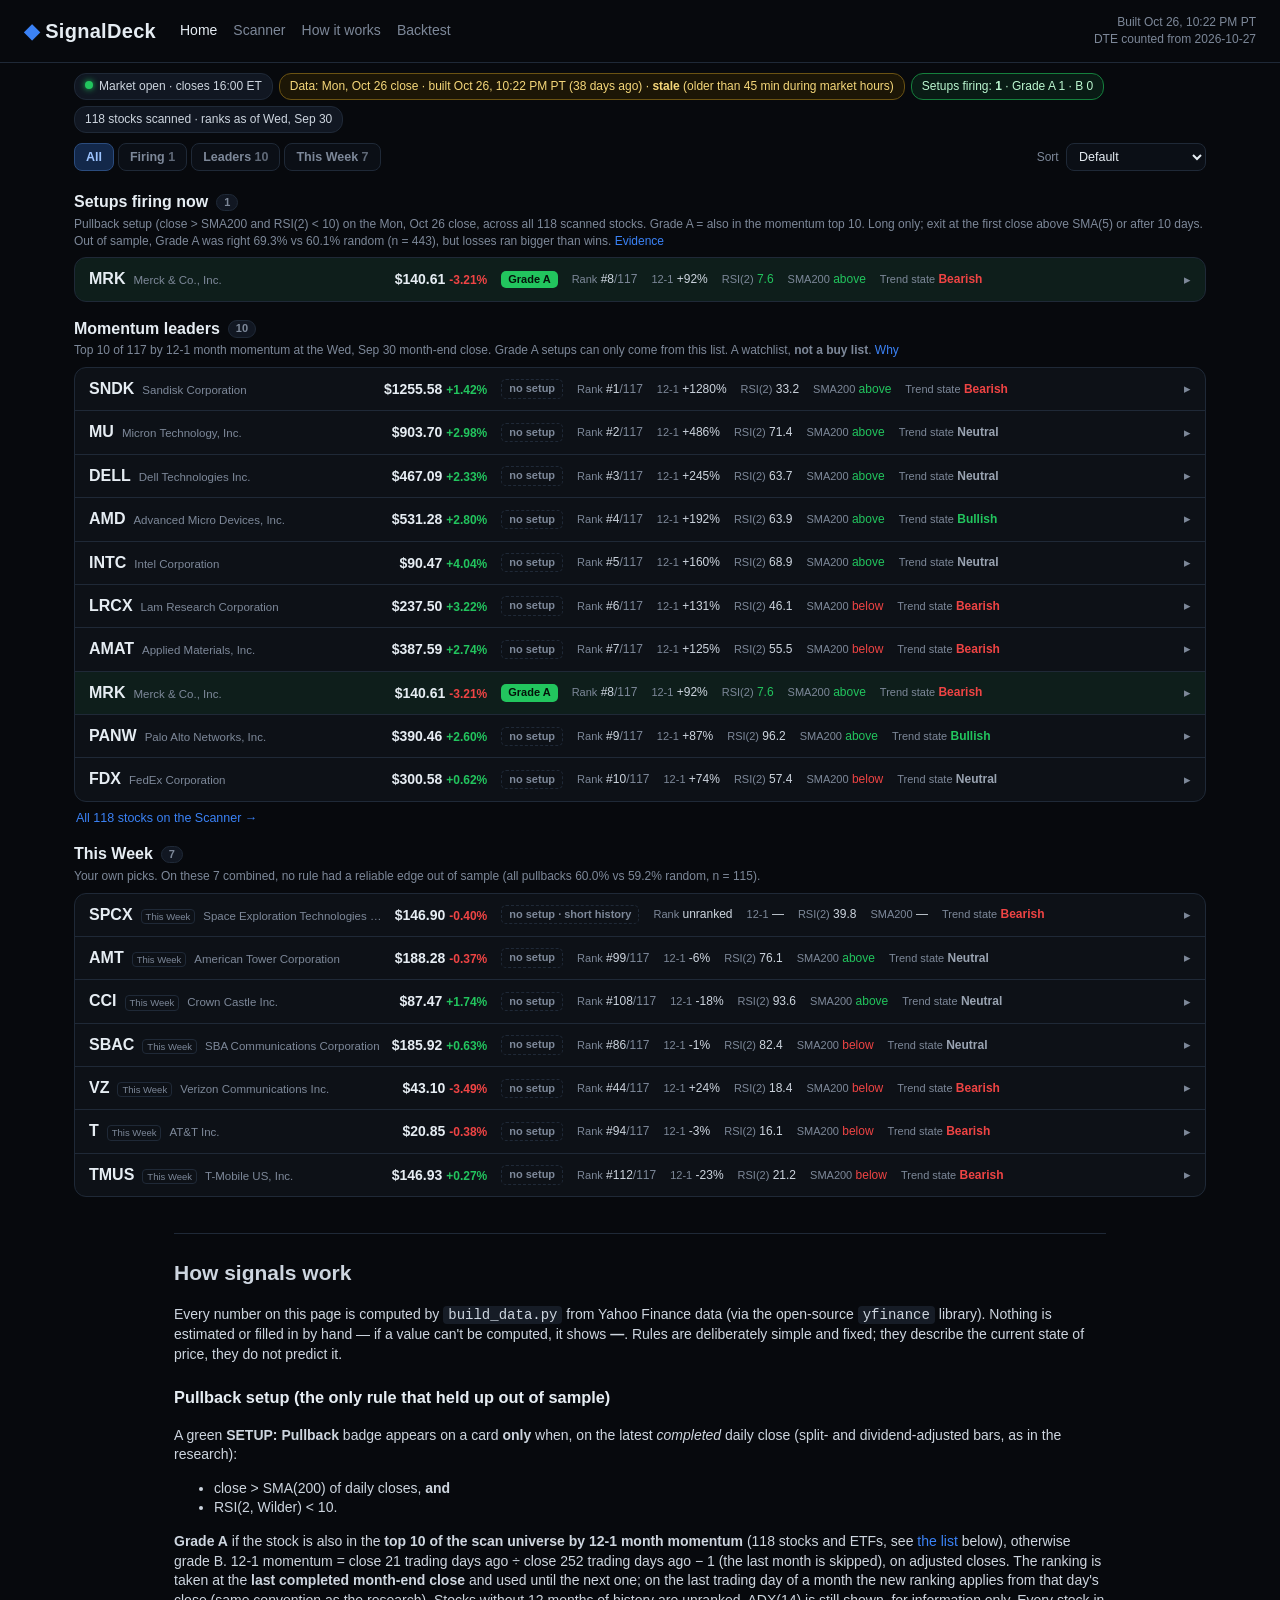
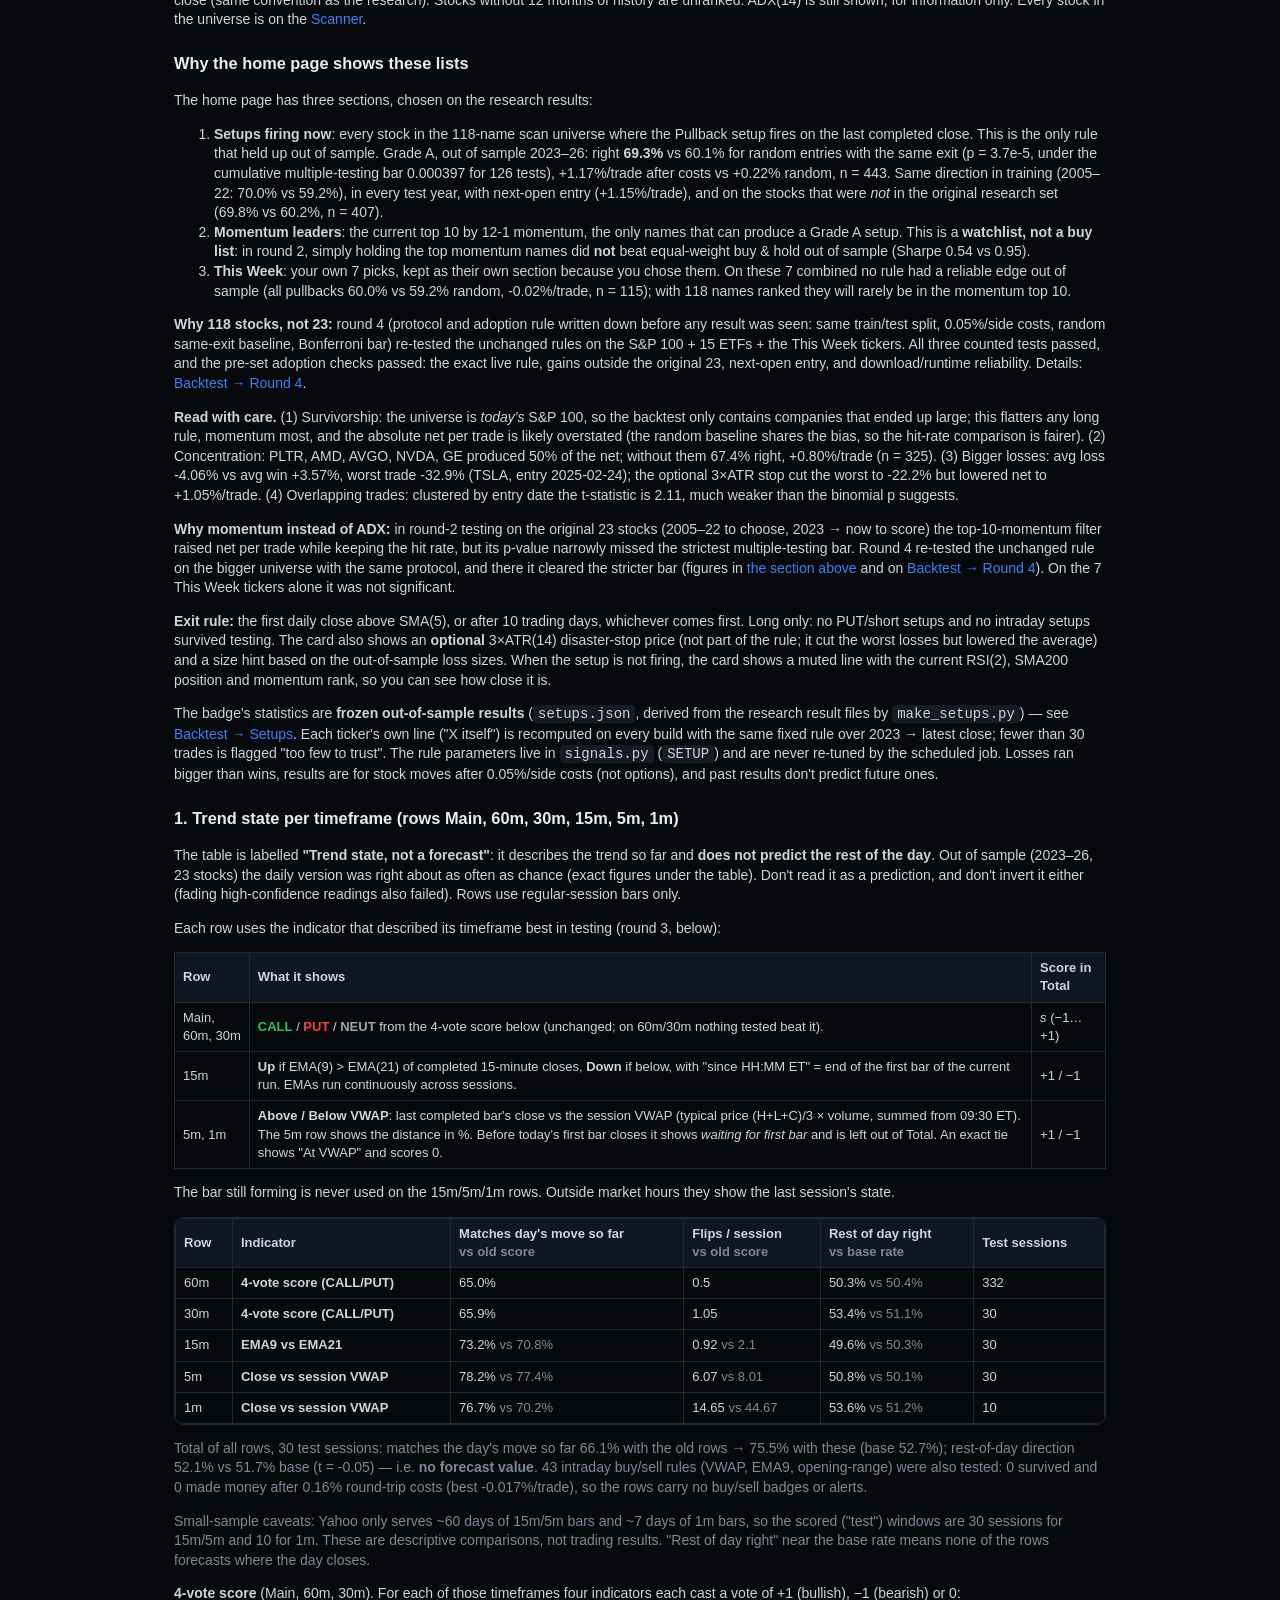
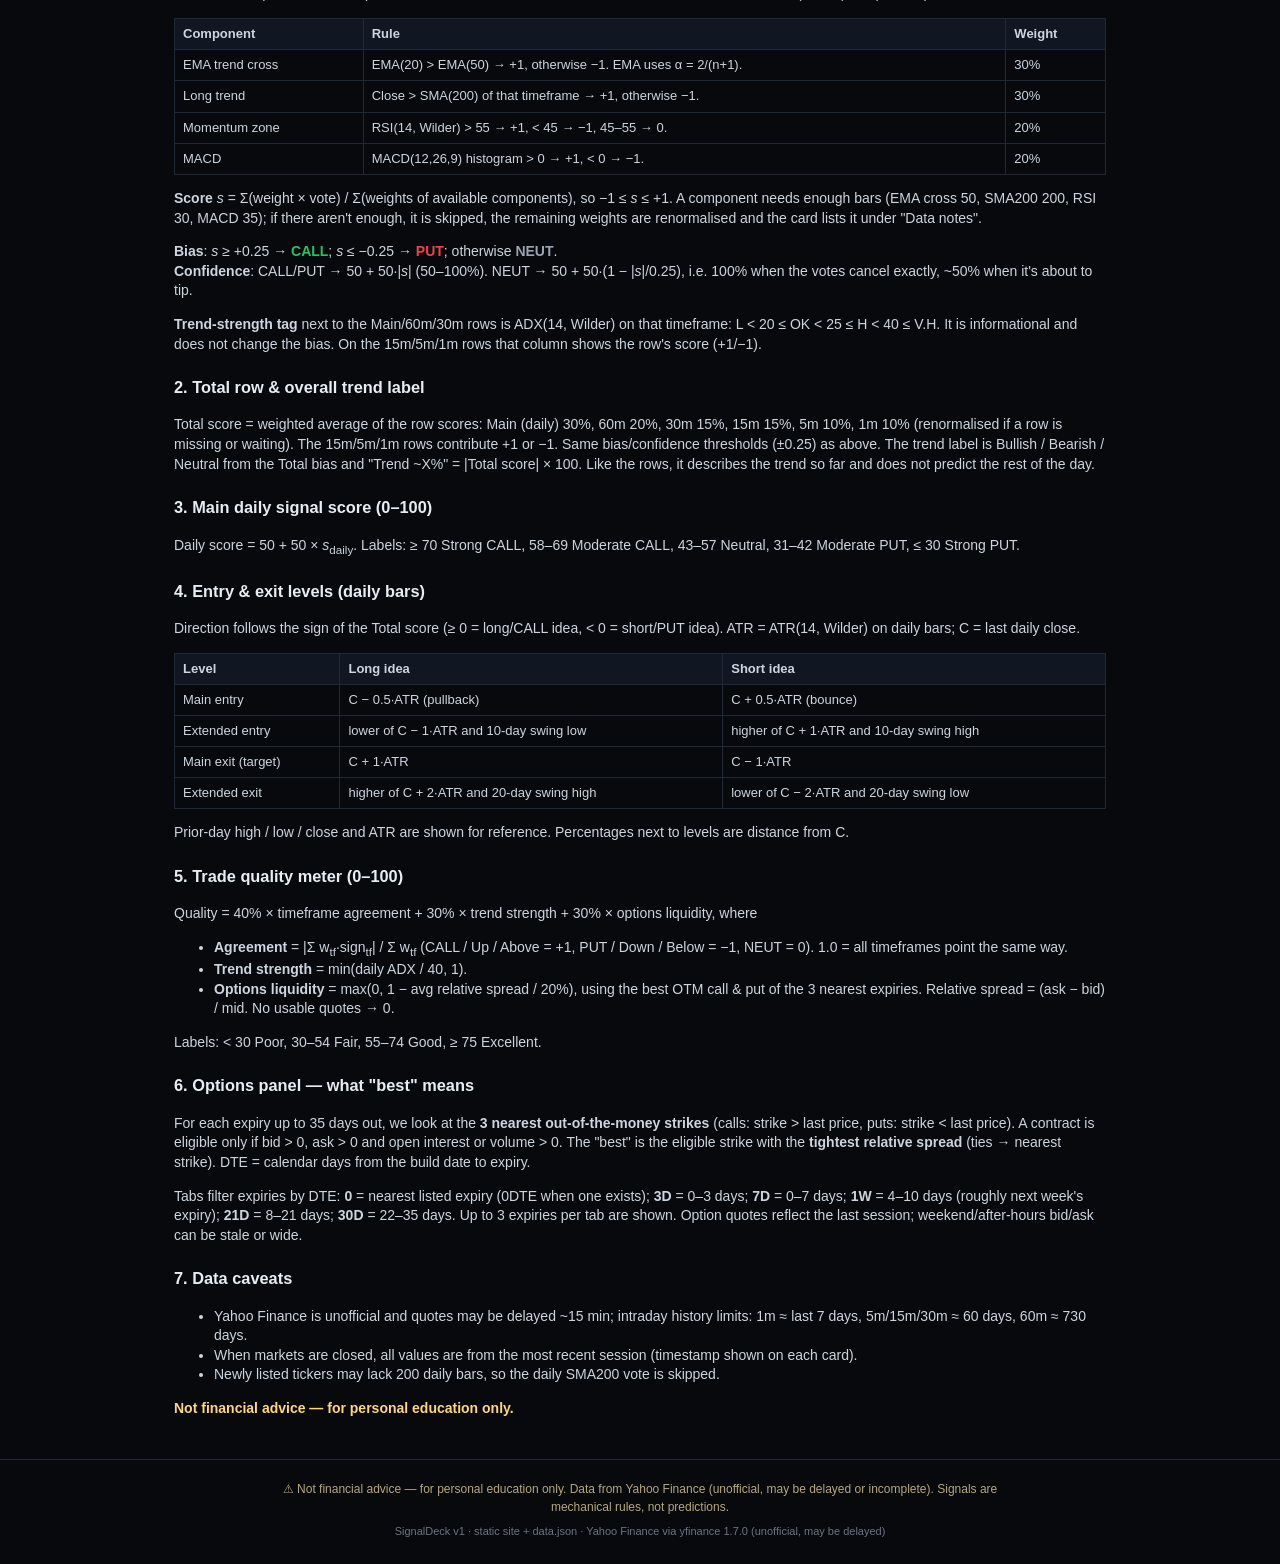
<file: site/index.html>
<!doctype html>
<html lang="en">
<head>
<meta charset="utf-8">
<meta name="viewport" content="width=device-width, initial-scale=1">
<title>SignalDeck</title>
<link rel="stylesheet" href="style.css">
</head>
<body>
<header class="top">
  <div class="brand"><span class="logo">◆</span> SignalDeck</div>
  <nav><a href="index.html" class="on">Home</a><a href="scanner.html">Scanner</a><a href="#how">How it works</a><a href="backtest.html">Backtest</a></nav>
  <div class="meta" id="meta">loading…</div>
</header>
<div class="strip" id="strip" aria-live="polite"><span class="chip">loading…</span></div>
<div class="controls" id="controls">
  <div class="filters" role="group" aria-label="Show sections">
    <button data-f="all" class="on">All</button><button data-f="firing">Firing</button><button data-f="leaders">Leaders</button><button data-f="this_week">This Week</button>
  </div>
  <label class="sort">Sort <select id="sort">
    <option value="default">Default</option><option value="rank">Momentum rank</option><option value="rsi">RSI(2) low → high</option>
    <option value="chg">Day change</option><option value="tk">Ticker A–Z</option></select></label>
</div>
<main id="home" class="home"></main>
<section id="how" class="how">
  <h2>How signals work</h2>
  <p>Every number on this page is computed by <code>build_data.py</code> from Yahoo Finance data (via the open-source <code>yfinance</code> library). Nothing is estimated or filled in by hand — if a value can't be computed, it shows <b>—</b>. Rules are deliberately simple and fixed; they describe the current state of price, they do not predict it.</p>

  <h3>Pullback setup (the only rule that held up out of sample)</h3>
  <p>A green <b>SETUP: Pullback</b> badge appears on a card <b>only</b> when, on the latest <i>completed</i> daily close (split- and dividend-adjusted bars, as in the research):</p>
  <ul>
    <li>close &gt; SMA(200) of daily closes, <b>and</b></li>
    <li>RSI(2, Wilder) &lt; 10.</li>
  </ul>
  <p><b>Grade A</b> if the stock is also in the <b>top 10 of the scan universe by 12-1 month momentum</b> (<span class="uv-n">118</span> stocks and ETFs, see <a href="#how-list">the list</a> below), otherwise grade B. 12-1 momentum = close 21 trading days ago ÷ close 252 trading days ago − 1 (the last month is skipped), on adjusted closes. The ranking is taken at the <b>last completed month-end close</b> and used until the next one; on the last trading day of a month the new ranking applies from that day's close (same convention as the research). Stocks without 12 months of history are unranked. ADX(14) is still shown, for information only. Every stock in the universe is on the <a href="scanner.html">Scanner</a>.</p>
  <h3 id="how-list">Why the home page shows these lists</h3>
  <div id="list-evidence"><p class="muted">Loading the research figures…</p></div>
  <p><b>Why momentum instead of ADX:</b> in round-2 testing on the original 23 stocks (2005–22 to choose, 2023 → now to score) the top-10-momentum filter raised net per trade while keeping the hit rate, but its p-value narrowly missed the strictest multiple-testing bar. Round 4 re-tested the unchanged rule on the bigger universe with the same protocol, and there it cleared the stricter bar (figures in <a href="#how-list">the section above</a> and on <a href="backtest.html#round4">Backtest → Round 4</a>). On the 7 This Week tickers alone it was not significant.</p>
  <p><b>Exit rule:</b> the first daily close above SMA(5), or after 10 trading days, whichever comes first. Long only: no PUT/short setups and no intraday setups survived testing. The card also shows an <b>optional</b> 3×ATR(14) disaster-stop price (not part of the rule; it cut the worst losses but lowered the average) and a size hint based on the out-of-sample loss sizes. When the setup is not firing, the card shows a muted line with the current RSI(2), SMA200 position and momentum rank, so you can see how close it is.</p>
  <p>The badge's statistics are <b>frozen out-of-sample results</b> (<code>setups.json</code>, derived from the research result files by <code>make_setups.py</code>) — see <a href="backtest.html#setups">Backtest → Setups</a>. Each ticker's own line ("X itself") is recomputed on every build with the same fixed rule over 2023 → latest close; fewer than 30 trades is flagged "too few to trust". The rule parameters live in <code>signals.py</code> (<code>SETUP</code>) and are never re-tuned by the scheduled job. Losses ran bigger than wins, results are for stock moves after 0.05%/side costs (not options), and past results don't predict future ones.</p>

  <h3 id="how-rows">1. Trend state per timeframe (rows Main, 60m, 30m, 15m, 5m, 1m)</h3>
  <p>The table is labelled <b>"Trend state, not a forecast"</b>: it describes the trend so far and <b>does not predict the rest of the day</b>. Out of sample (2023–26, 23 stocks) the daily version was right about as often as chance (exact figures under the table). Don't read it as a prediction, and don't invert it either (fading high-confidence readings also failed). Rows use regular-session bars only.</p>
  <p>Each row uses the indicator that described its timeframe best in testing (round 3, below):</p>
  <table class="rules">
    <tr><th>Row</th><th>What it shows</th><th>Score in Total</th></tr>
    <tr><td>Main, 60m, 30m</td><td><span class="call">CALL</span> / <span class="put">PUT</span> / <span class="neut">NEUT</span> from the 4-vote score below (unchanged; on 60m/30m nothing tested beat it).</td><td><i>s</i> (−1…+1)</td></tr>
    <tr><td>15m</td><td><b>Up</b> if EMA(9) &gt; EMA(21) of completed 15-minute closes, <b>Down</b> if below, with "since HH:MM ET" = end of the first bar of the current run. EMAs run continuously across sessions.</td><td>+1 / −1</td></tr>
    <tr><td>5m, 1m</td><td><b>Above / Below VWAP</b>: last completed bar's close vs the session VWAP (typical price (H+L+C)/3 × volume, summed from 09:30 ET). The 5m row shows the distance in %. Before today's first bar closes it shows <i>waiting for first bar</i> and is left out of Total. An exact tie shows "At VWAP" and scores 0.</td><td>+1 / −1</td></tr>
  </table>
  <p>The bar still forming is never used on the 15m/5m/1m rows. Outside market hours they show the last session's state.</p>
  <div id="rows-evidence"></div>
  <p class="muted">Small-sample caveats: Yahoo only serves ~60 days of 15m/5m bars and ~7 days of 1m bars, so the scored ("test") windows are 30 sessions for 15m/5m and 10 for 1m. These are descriptive comparisons, not trading results. "Rest of day right" near the base rate means none of the rows forecasts where the day closes.</p>
  <p><b>4-vote score</b> (Main, 60m, 30m). For each of those timeframes four indicators each cast a vote of +1 (bullish), −1 (bearish) or 0:</p>
  <table class="rules">
    <tr><th>Component</th><th>Rule</th><th>Weight</th></tr>
    <tr><td>EMA trend cross</td><td>EMA(20) &gt; EMA(50) → +1, otherwise −1. EMA uses α = 2/(n+1).</td><td>30%</td></tr>
    <tr><td>Long trend</td><td>Close &gt; SMA(200) of that timeframe → +1, otherwise −1.</td><td>30%</td></tr>
    <tr><td>Momentum zone</td><td>RSI(14, Wilder) &gt; 55 → +1, &lt; 45 → −1, 45–55 → 0.</td><td>20%</td></tr>
    <tr><td>MACD</td><td>MACD(12,26,9) histogram &gt; 0 → +1, &lt; 0 → −1.</td><td>20%</td></tr>
  </table>
  <p><b>Score</b> <i>s</i> = Σ(weight × vote) / Σ(weights of available components), so −1 ≤ <i>s</i> ≤ +1. A component needs enough bars (EMA cross 50, SMA200 200, RSI 30, MACD 35); if there aren't enough, it is skipped, the remaining weights are renormalised and the card lists it under "Data notes".</p>
  <p><b>Bias</b>: <i>s</i> ≥ +0.25 → <span class="call">CALL</span>; <i>s</i> ≤ −0.25 → <span class="put">PUT</span>; otherwise <span class="neut">NEUT</span>.<br>
  <b>Confidence</b>: CALL/PUT → 50 + 50·|<i>s</i>| (50–100%). NEUT → 50 + 50·(1 − |<i>s</i>|/0.25), i.e. 100% when the votes cancel exactly, ~50% when it's about to tip.</p>
  <p><b>Trend-strength tag</b> next to the Main/60m/30m rows is ADX(14, Wilder) on that timeframe: L &lt; 20 ≤ OK &lt; 25 ≤ H &lt; 40 ≤ V.H. It is informational and does not change the bias. On the 15m/5m/1m rows that column shows the row's score (+1/−1).</p>

  <h3>2. Total row &amp; overall trend label</h3>
  <p>Total score = weighted average of the row scores: Main (daily) 30%, 60m 20%, 30m 15%, 15m 15%, 5m 10%, 1m 10% (renormalised if a row is missing or waiting). The 15m/5m/1m rows contribute +1 or −1. Same bias/confidence thresholds (±0.25) as above. The trend label is Bullish / Bearish / Neutral from the Total bias and "Trend ~X%" = |Total score| × 100. Like the rows, it describes the trend so far and does not predict the rest of the day.</p>

  <h3>3. Main daily signal score (0–100)</h3>
  <p>Daily score = 50 + 50 × <i>s</i><sub>daily</sub>. Labels: ≥ 70 Strong CALL, 58–69 Moderate CALL, 43–57 Neutral, 31–42 Moderate PUT, ≤ 30 Strong PUT.</p>

  <h3>4. Entry &amp; exit levels (daily bars)</h3>
  <p>Direction follows the sign of the Total score (≥ 0 = long/CALL idea, &lt; 0 = short/PUT idea). ATR = ATR(14, Wilder) on daily bars; C = last daily close.</p>
  <table class="rules">
    <tr><th>Level</th><th>Long idea</th><th>Short idea</th></tr>
    <tr><td>Main entry</td><td>C − 0.5·ATR (pullback)</td><td>C + 0.5·ATR (bounce)</td></tr>
    <tr><td>Extended entry</td><td>lower of C − 1·ATR and 10-day swing low</td><td>higher of C + 1·ATR and 10-day swing high</td></tr>
    <tr><td>Main exit (target)</td><td>C + 1·ATR</td><td>C − 1·ATR</td></tr>
    <tr><td>Extended exit</td><td>higher of C + 2·ATR and 20-day swing high</td><td>lower of C − 2·ATR and 20-day swing low</td></tr>
  </table>
  <p>Prior-day high / low / close and ATR are shown for reference. Percentages next to levels are distance from C.</p>

  <h3>5. Trade quality meter (0–100)</h3>
  <p>Quality = 40% × timeframe agreement + 30% × trend strength + 30% × options liquidity, where</p>
  <ul>
    <li><b>Agreement</b> = |Σ w<sub>tf</sub>·sign<sub>tf</sub>| / Σ w<sub>tf</sub> (CALL / Up / Above = +1, PUT / Down / Below = −1, NEUT = 0). 1.0 = all timeframes point the same way.</li>
    <li><b>Trend strength</b> = min(daily ADX / 40, 1).</li>
    <li><b>Options liquidity</b> = max(0, 1 − avg relative spread / 20%), using the best OTM call &amp; put of the 3 nearest expiries. Relative spread = (ask − bid) / mid. No usable quotes → 0.</li>
  </ul>
  <p>Labels: &lt; 30 Poor, 30–54 Fair, 55–74 Good, ≥ 75 Excellent.</p>

  <h3>6. Options panel — what "best" means</h3>
  <p>For each expiry up to 35 days out, we look at the <b>3 nearest out-of-the-money strikes</b> (calls: strike &gt; last price, puts: strike &lt; last price). A contract is eligible only if bid &gt; 0, ask &gt; 0 and open interest or volume &gt; 0. The "best" is the eligible strike with the <b>tightest relative spread</b> (ties → nearest strike). DTE = calendar days from the build date to expiry.</p>
  <p>Tabs filter expiries by DTE: <b>0</b> = nearest listed expiry (0DTE when one exists); <b>3D</b> = 0–3 days; <b>7D</b> = 0–7 days; <b>1W</b> = 4–10 days (roughly next week's expiry); <b>21D</b> = 8–21 days; <b>30D</b> = 22–35 days. Up to 3 expiries per tab are shown. Option quotes reflect the last session; weekend/after-hours bid/ask can be stale or wide.</p>

  <h3>7. Data caveats</h3>
  <ul>
    <li>Yahoo Finance is unofficial and quotes may be delayed ~15 min; intraday history limits: 1m ≈ last 7 days, 5m/15m/30m ≈ 60 days, 60m ≈ 730 days.</li>
    <li>When markets are closed, all values are from the most recent session (timestamp shown on each card).</li>
    <li>Newly listed tickers may lack 200 daily bars, so the daily SMA200 vote is skipped.</li>
  </ul>
  <p class="nfa-inline">Not financial advice — for personal education only.</p>
</section>
<footer class="foot">
  <p class="disclaimer">⚠ Not financial advice — for personal education only. Data from Yahoo Finance (unofficial, may be delayed or incomplete). Signals are mechanical rules, not predictions.</p>
  <div class="foot-meta">SignalDeck v1 · static site + data.json · <span id="src"></span></div>
</footer>
<script src="app.js"></script>
</body>
</html>
</file>
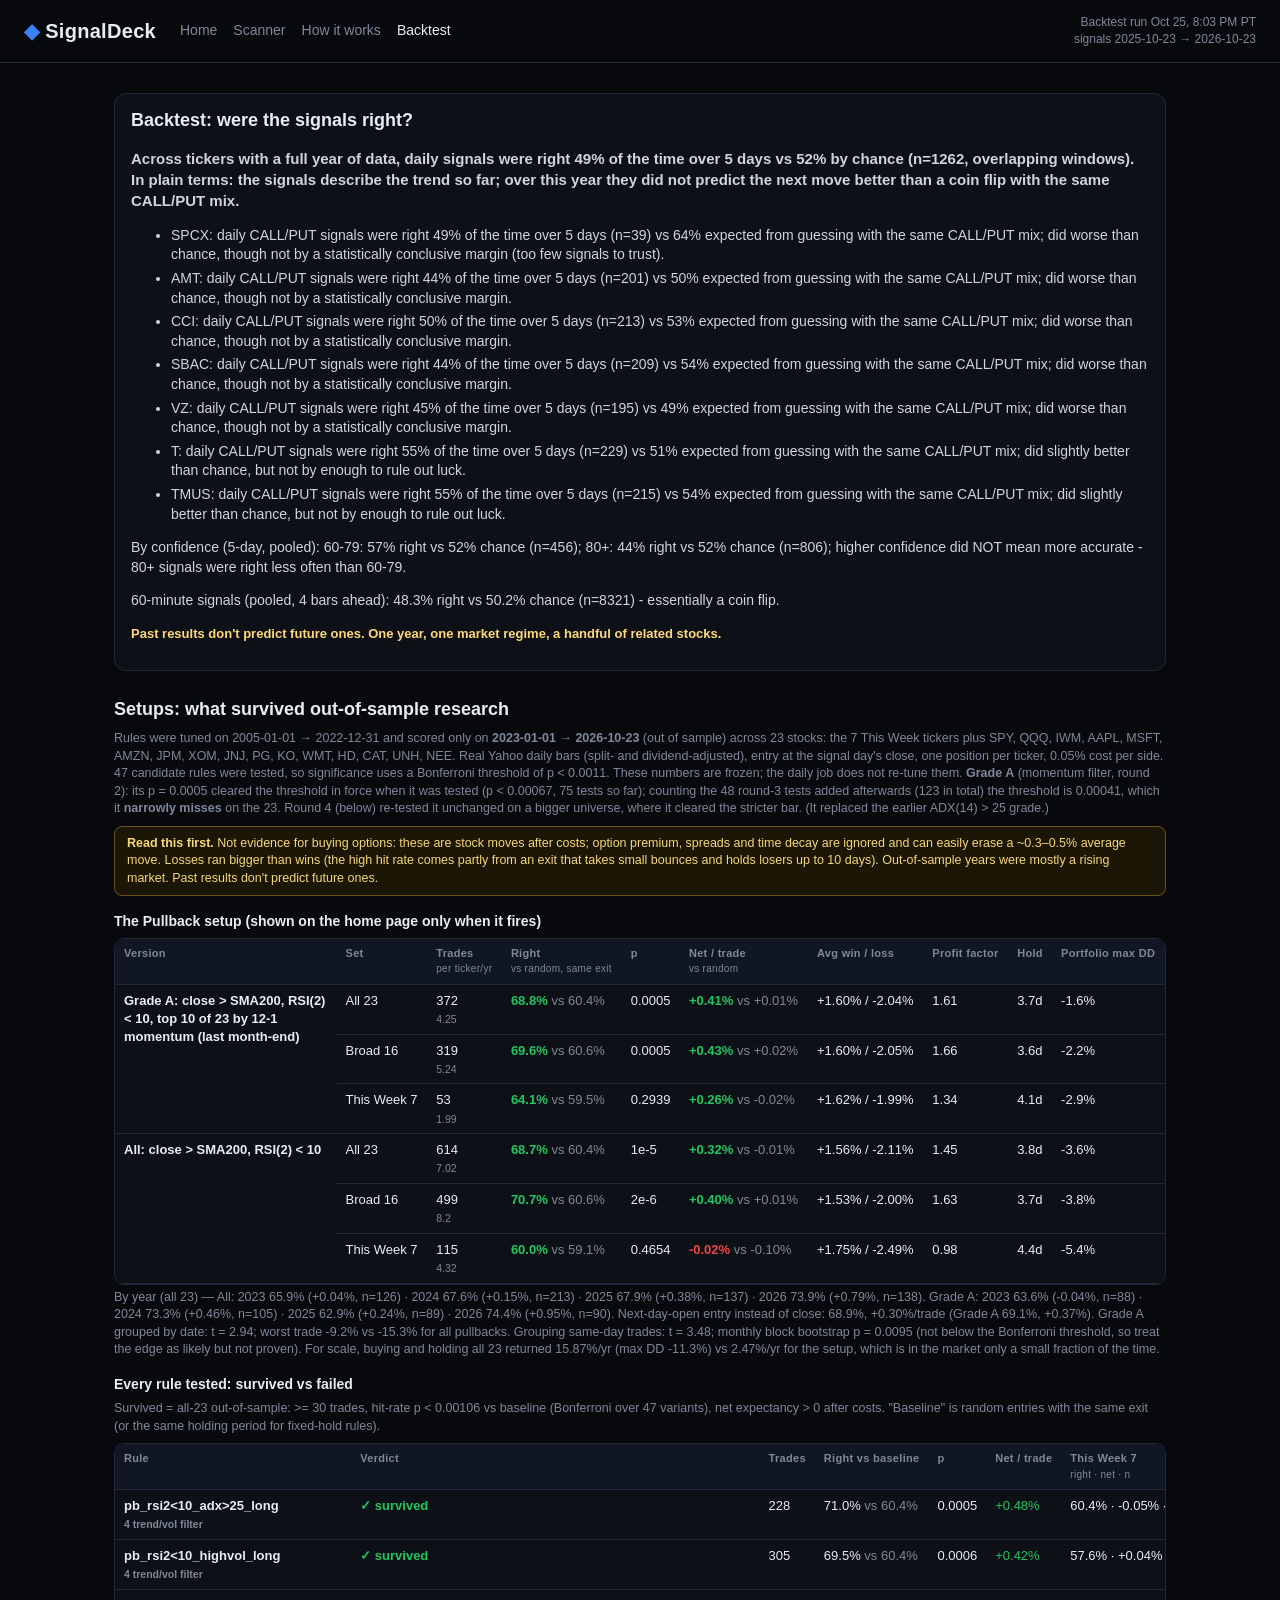
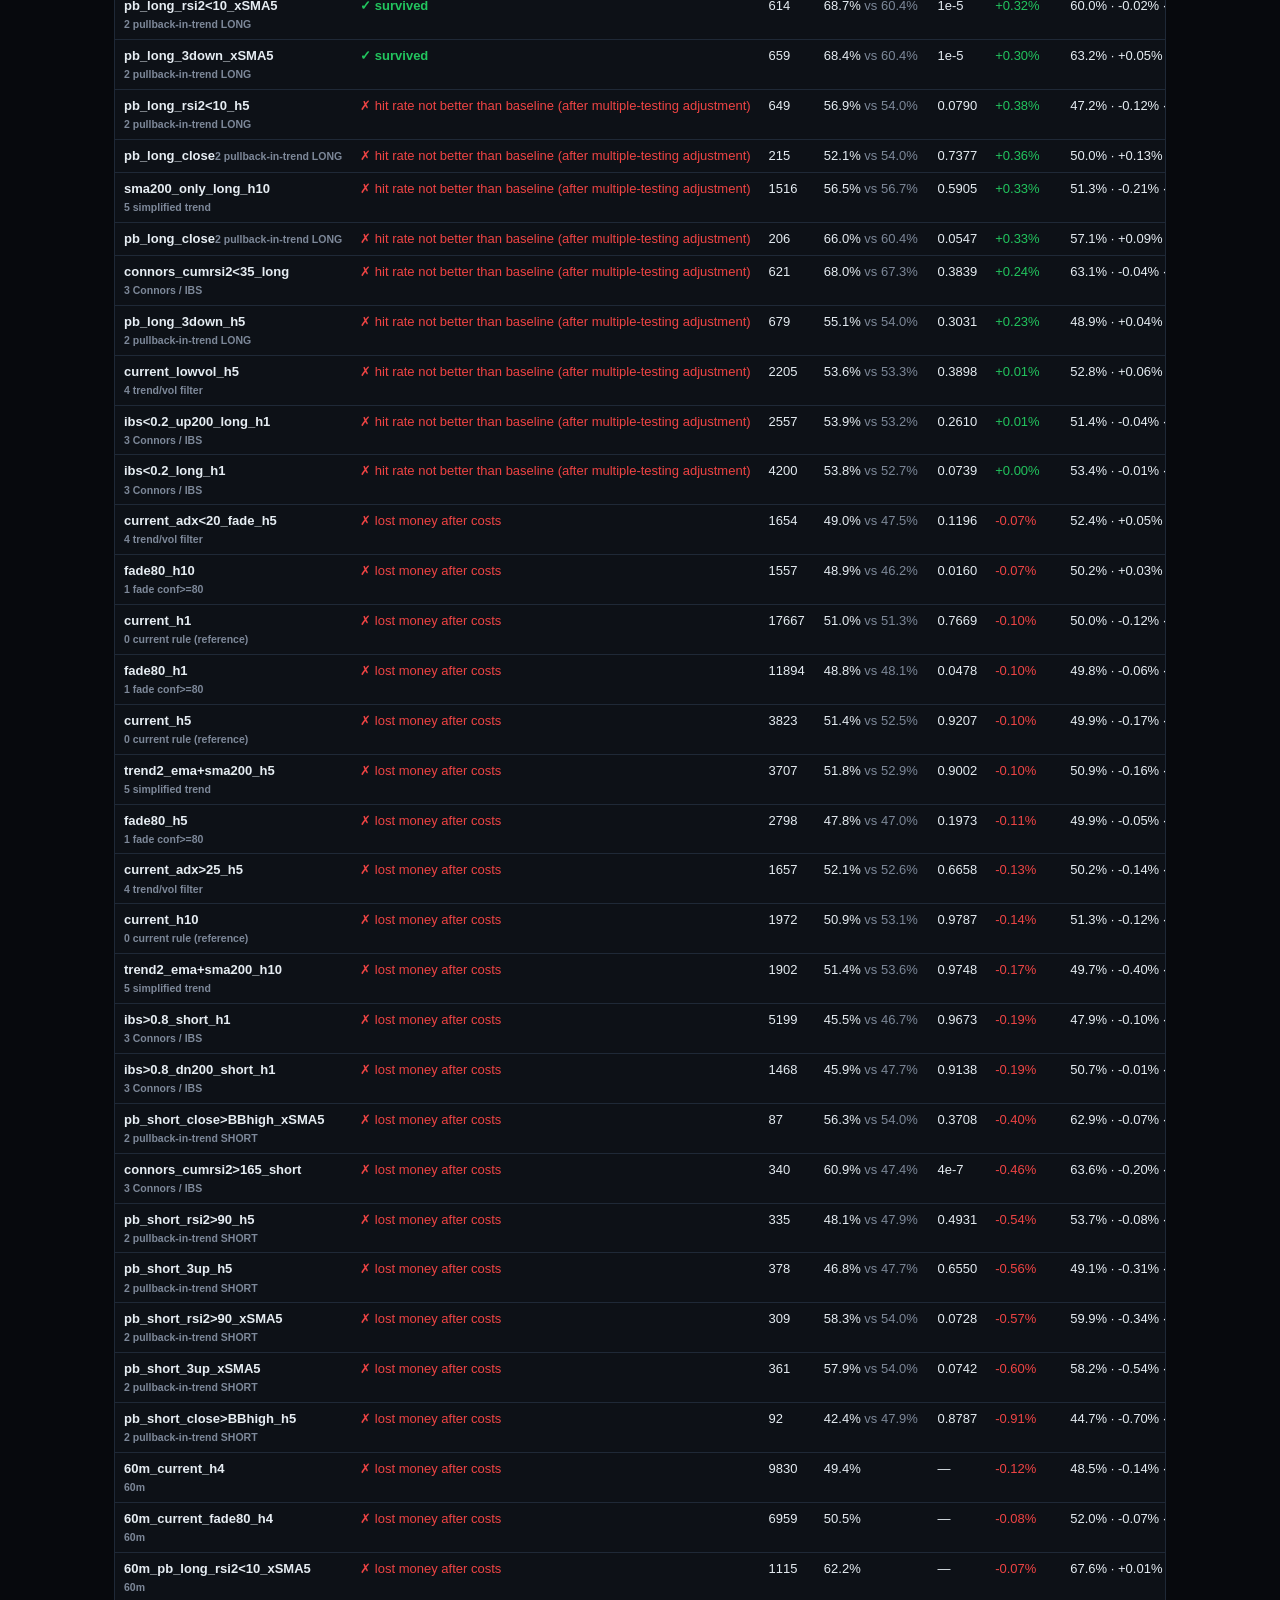
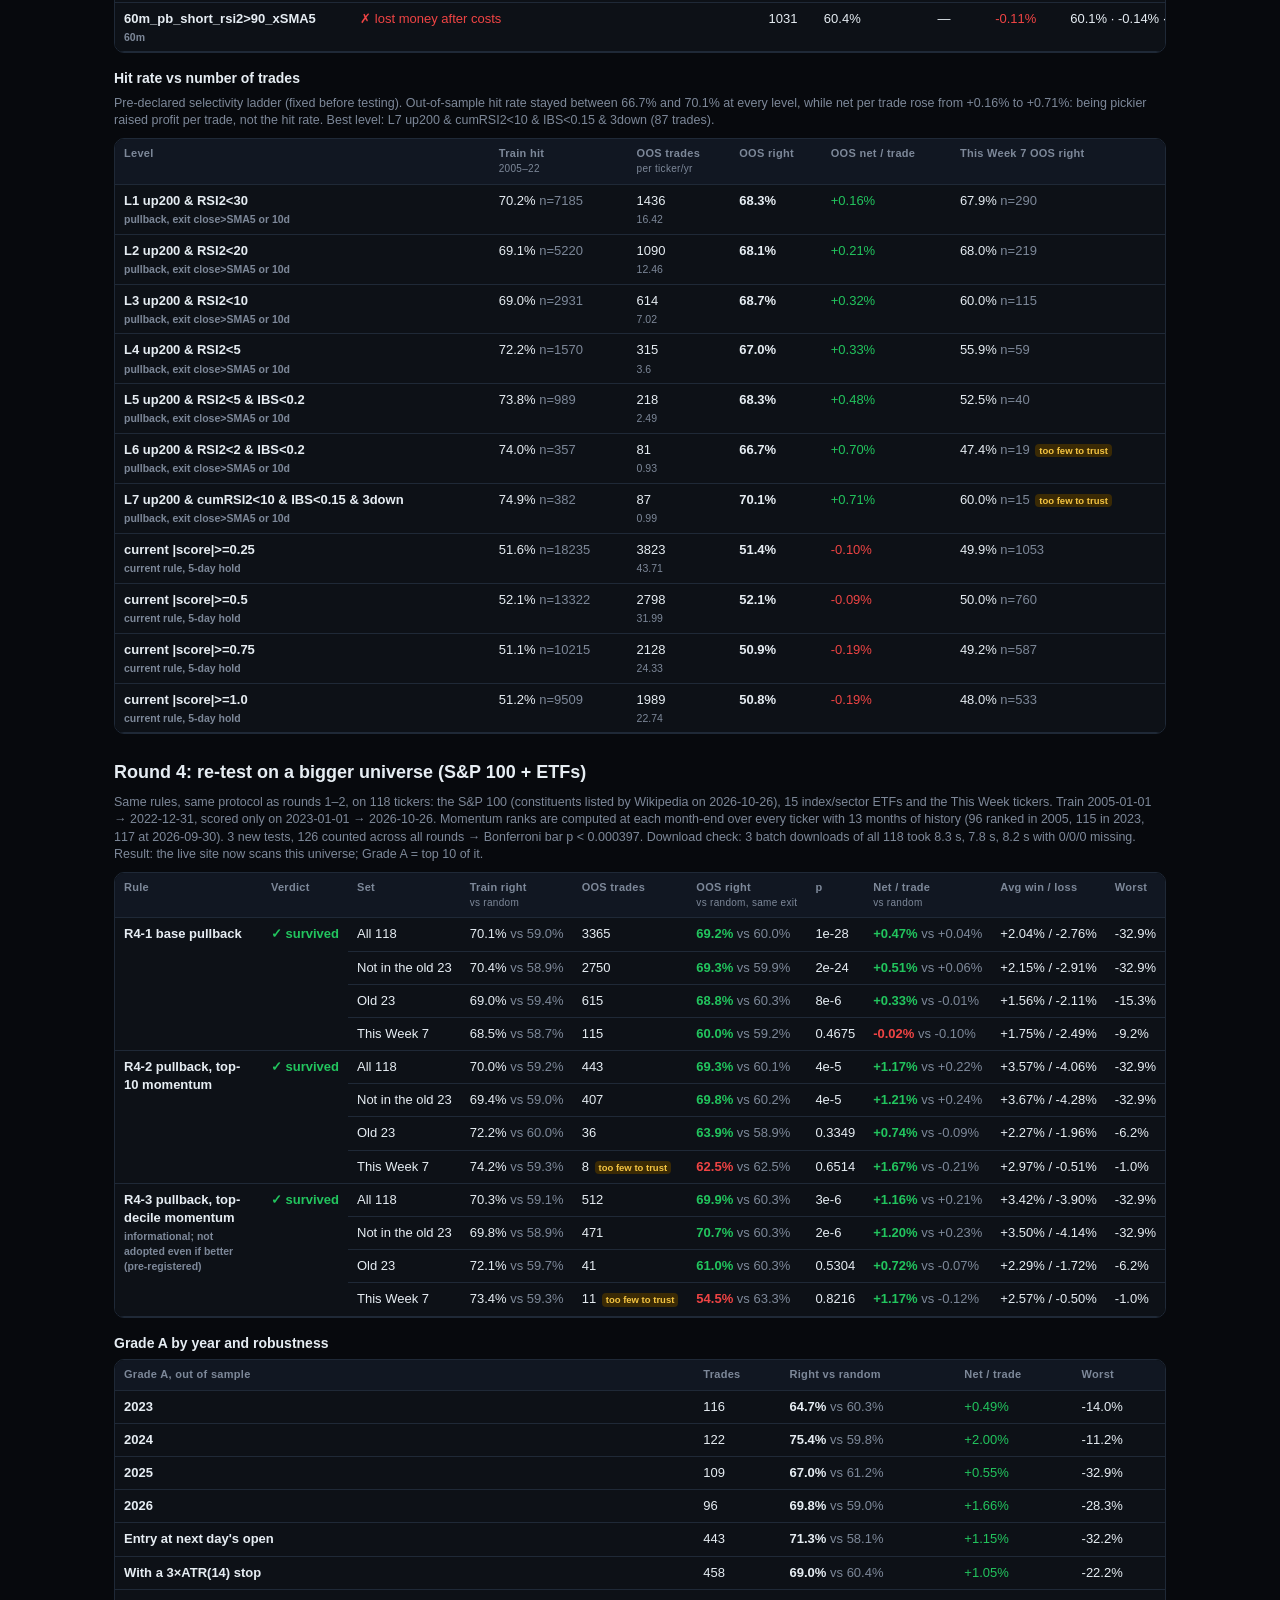
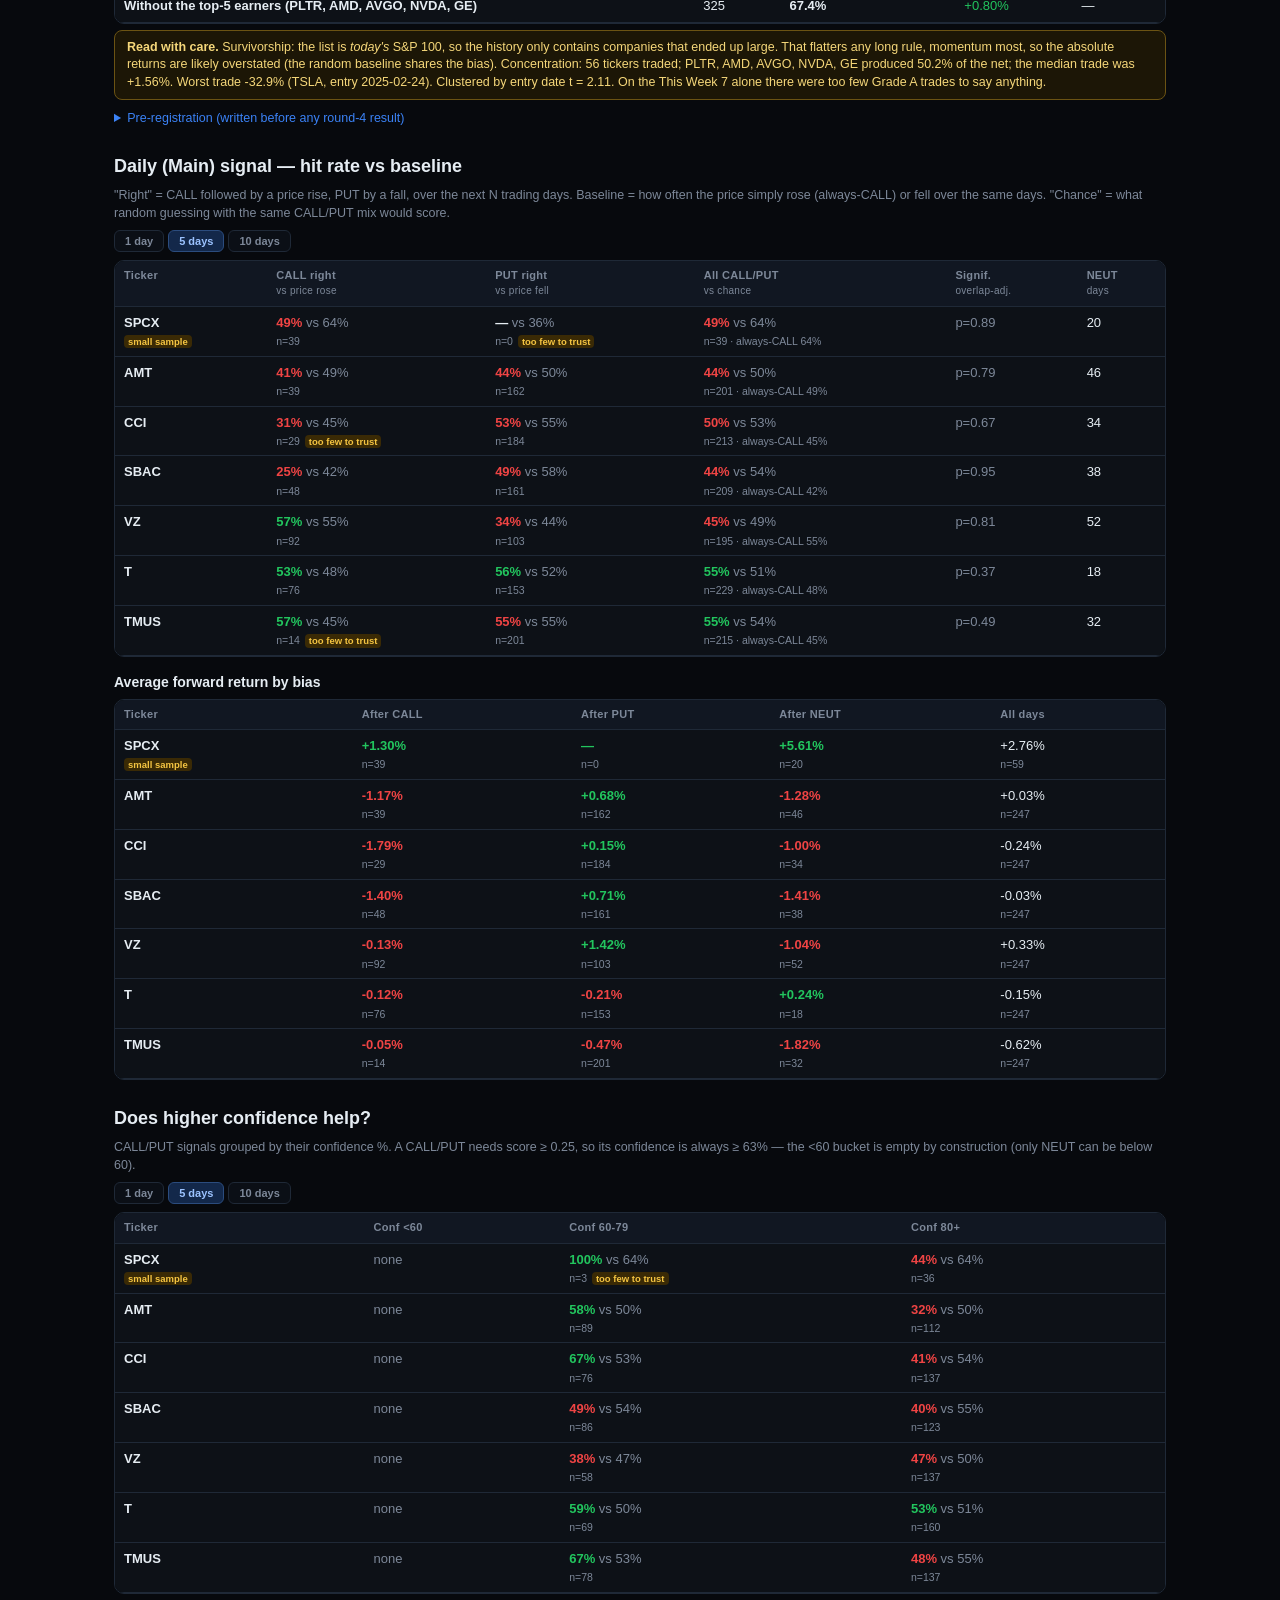
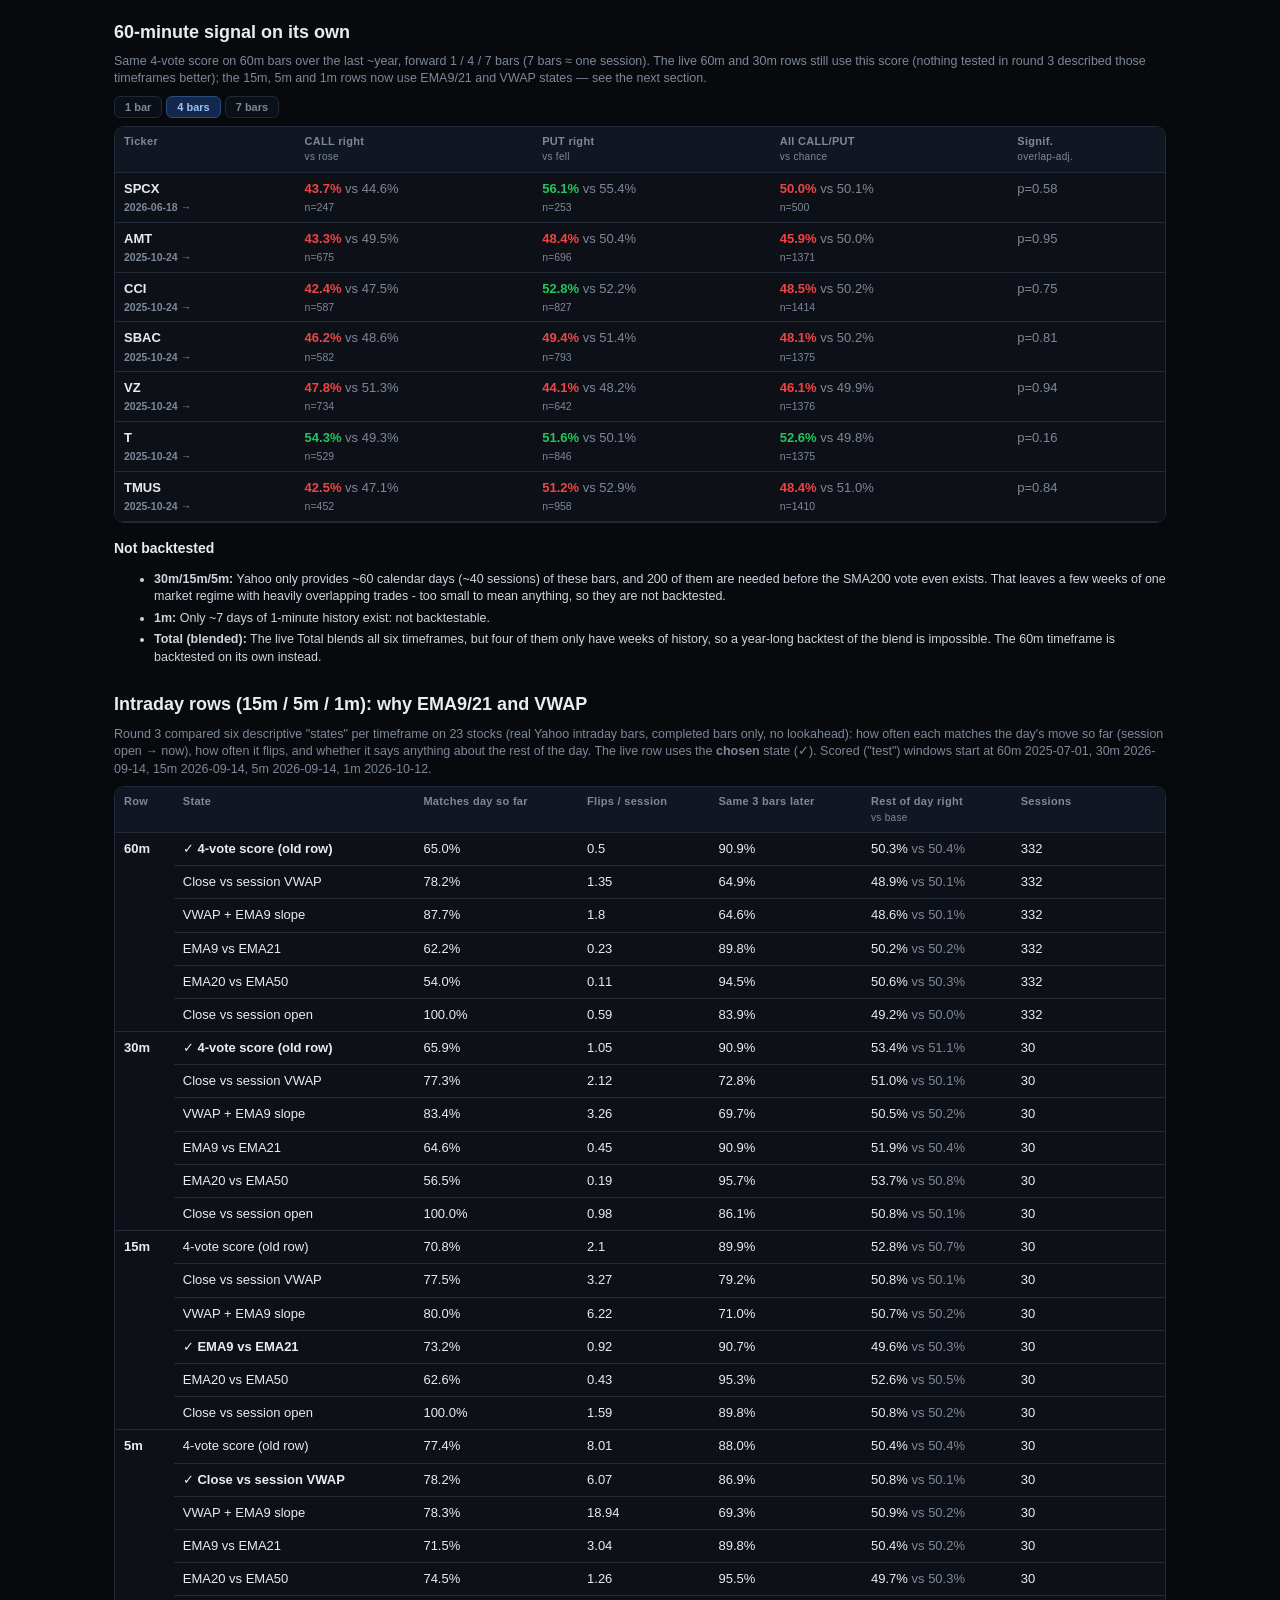
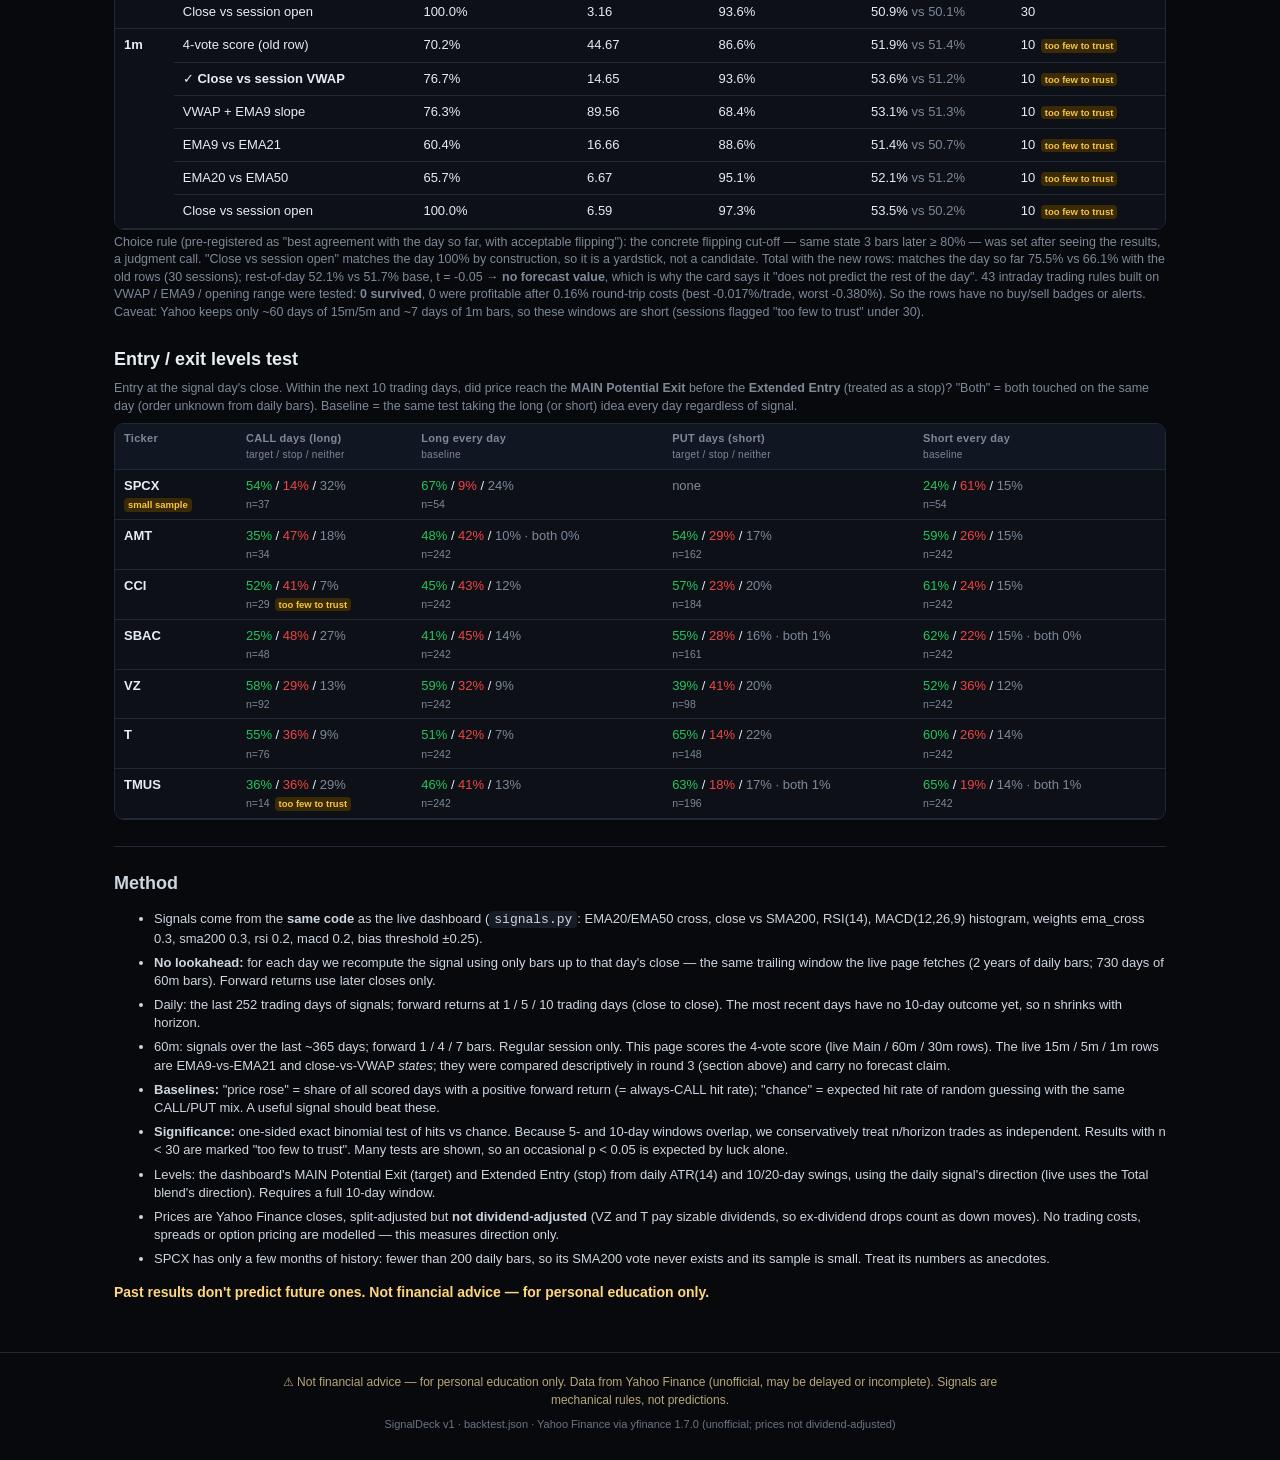
<file: site/backtest.html>
<!doctype html>
<html lang="en">
<head>
<meta charset="utf-8">
<meta name="viewport" content="width=device-width, initial-scale=1">
<title>SignalDeck · Backtest</title>
<link rel="stylesheet" href="style.css">
</head>
<body>
<header class="top">
  <div class="brand"><span class="logo">◆</span> SignalDeck</div>
  <nav><a href="./">Home</a><a href="scanner.html">Scanner</a><a href="./#how">How it works</a><a href="backtest.html" class="on">Backtest</a></nav>
  <div class="meta" id="meta">loading…</div>
</header>
<main class="bt" id="bt">
  <section class="bt-sum" id="summary"><p class="muted">Loading backtest…</p></section>

  <section id="setups">
    <h2>Setups: what survived out-of-sample research</h2>
    <p class="muted" id="su-intro">Loading setups.json…</p>
    <div class="note-box" id="su-warn"></div>
    <h3>The Pullback setup (shown on the home page only when it fires)</h3>
    <div class="tablewrap"><table class="bt-t" id="su-versions"></table></div>
    <p class="muted" id="su-years"></p>
    <h3>Every rule tested: survived vs failed</h3>
    <p class="muted" id="su-rule"></p>
    <div class="tablewrap"><table class="bt-t" id="su-variants"></table></div>
    <h3>Hit rate vs number of trades</h3>
    <p class="muted" id="su-ladder-note">Pre-declared selectivity ladder.</p>
    <div class="tablewrap"><table class="bt-t" id="su-ladder"></table></div>
  </section>

  <section id="round4">
    <h2>Round 4: re-test on a bigger universe (S&amp;P 100 + ETFs)</h2>
    <p class="muted" id="r4-intro">Loading…</p>
    <div class="tablewrap"><table class="bt-t" id="r4-rules"></table></div>
    <h3>Grade A by year and robustness</h3>
    <div class="tablewrap"><table class="bt-t" id="r4-robust"></table></div>
    <div class="note-box" id="r4-warn"></div>
    <details class="prereg"><summary>Pre-registration (written before any round-4 result)</summary><pre id="r4-prereg"></pre></details>
  </section>

  <section>
    <h2>Daily (Main) signal — hit rate vs baseline</h2>
    <p class="muted">"Right" = CALL followed by a price rise, PUT by a fall, over the next N trading days. Baseline = how often the price simply rose (always-CALL) or fell over the same days. "Chance" = what random guessing with the same CALL/PUT mix would score.</p>
    <div class="tabs" id="tabs-daily"></div>
    <div class="tablewrap"><table class="bt-t" id="t-daily"></table></div>
    <h3>Average forward return by bias</h3>
    <div class="tablewrap"><table class="bt-t" id="t-ret"></table></div>
  </section>

  <section>
    <h2>Does higher confidence help?</h2>
    <p class="muted">CALL/PUT signals grouped by their confidence %. A CALL/PUT needs score ≥ 0.25, so its confidence is always ≥ 63% — the &lt;60 bucket is empty by construction (only NEUT can be below 60).</p>
    <div class="tabs" id="tabs-conf"></div>
    <div class="tablewrap"><table class="bt-t" id="t-conf"></table></div>
  </section>

  <section>
    <h2>60-minute signal on its own</h2>
    <p class="muted">Same 4-vote score on 60m bars over the last ~year, forward 1 / 4 / 7 bars (7 bars ≈ one session). The live 60m and 30m rows still use this score (nothing tested in round 3 described those timeframes better); the 15m, 5m and 1m rows now use EMA9/21 and VWAP states — see the next section.</p>
    <div class="tabs" id="tabs-60"></div>
    <div class="tablewrap"><table class="bt-t" id="t-60"></table></div>
    <div id="skipped" class="skipped"></div>
  </section>

  <section id="intraday-rows">
    <h2>Intraday rows (15m / 5m / 1m): why EMA9/21 and VWAP</h2>
    <p class="muted" id="r3-intro">Loading setups.json…</p>
    <div class="tablewrap"><table class="bt-t" id="r3-rows"></table></div>
    <p class="muted" id="r3-notes"></p>
  </section>

  <section>
    <h2>Entry / exit levels test</h2>
    <p class="muted">Entry at the signal day's close. Within the next 10 trading days, did price reach the <b>MAIN Potential Exit</b> before the <b>Extended Entry</b> (treated as a stop)? "Both" = both touched on the same day (order unknown from daily bars). Baseline = the same test taking the long (or short) idea every day regardless of signal.</p>
    <div class="tablewrap"><table class="bt-t" id="t-lv"></table></div>
  </section>

  <section class="how">
    <h2>Method</h2>
    <ul id="method"></ul>
    <p class="nfa-inline">Past results don't predict future ones. Not financial advice — for personal education only.</p>
  </section>
</main>
<footer class="foot">
  <p class="disclaimer">⚠ Not financial advice — for personal education only. Data from Yahoo Finance (unofficial, may be delayed or incomplete). Signals are mechanical rules, not predictions.</p>
  <div class="foot-meta">SignalDeck v1 · backtest.json · <span id="src"></span></div>
</footer>
<script src="backtest.js"></script>
<script src="setups.js"></script>
</body>
</html>
</file>
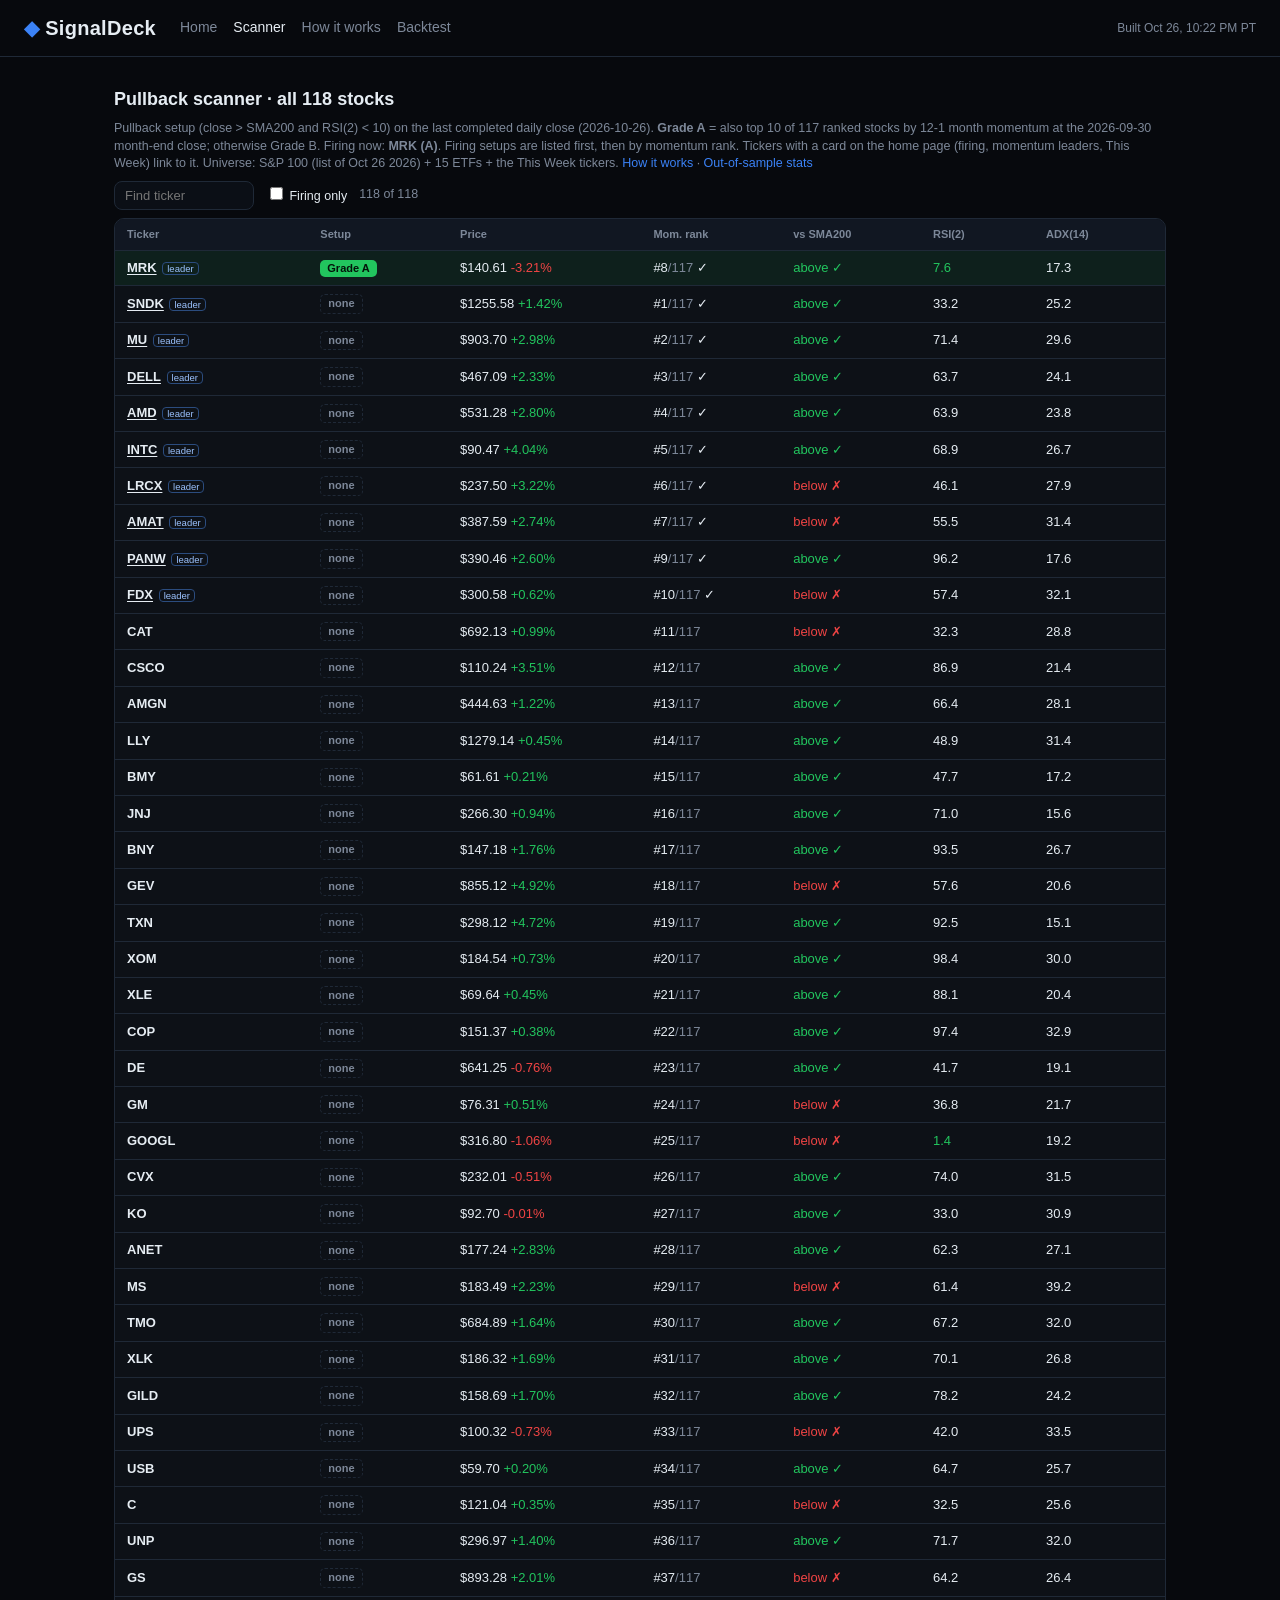
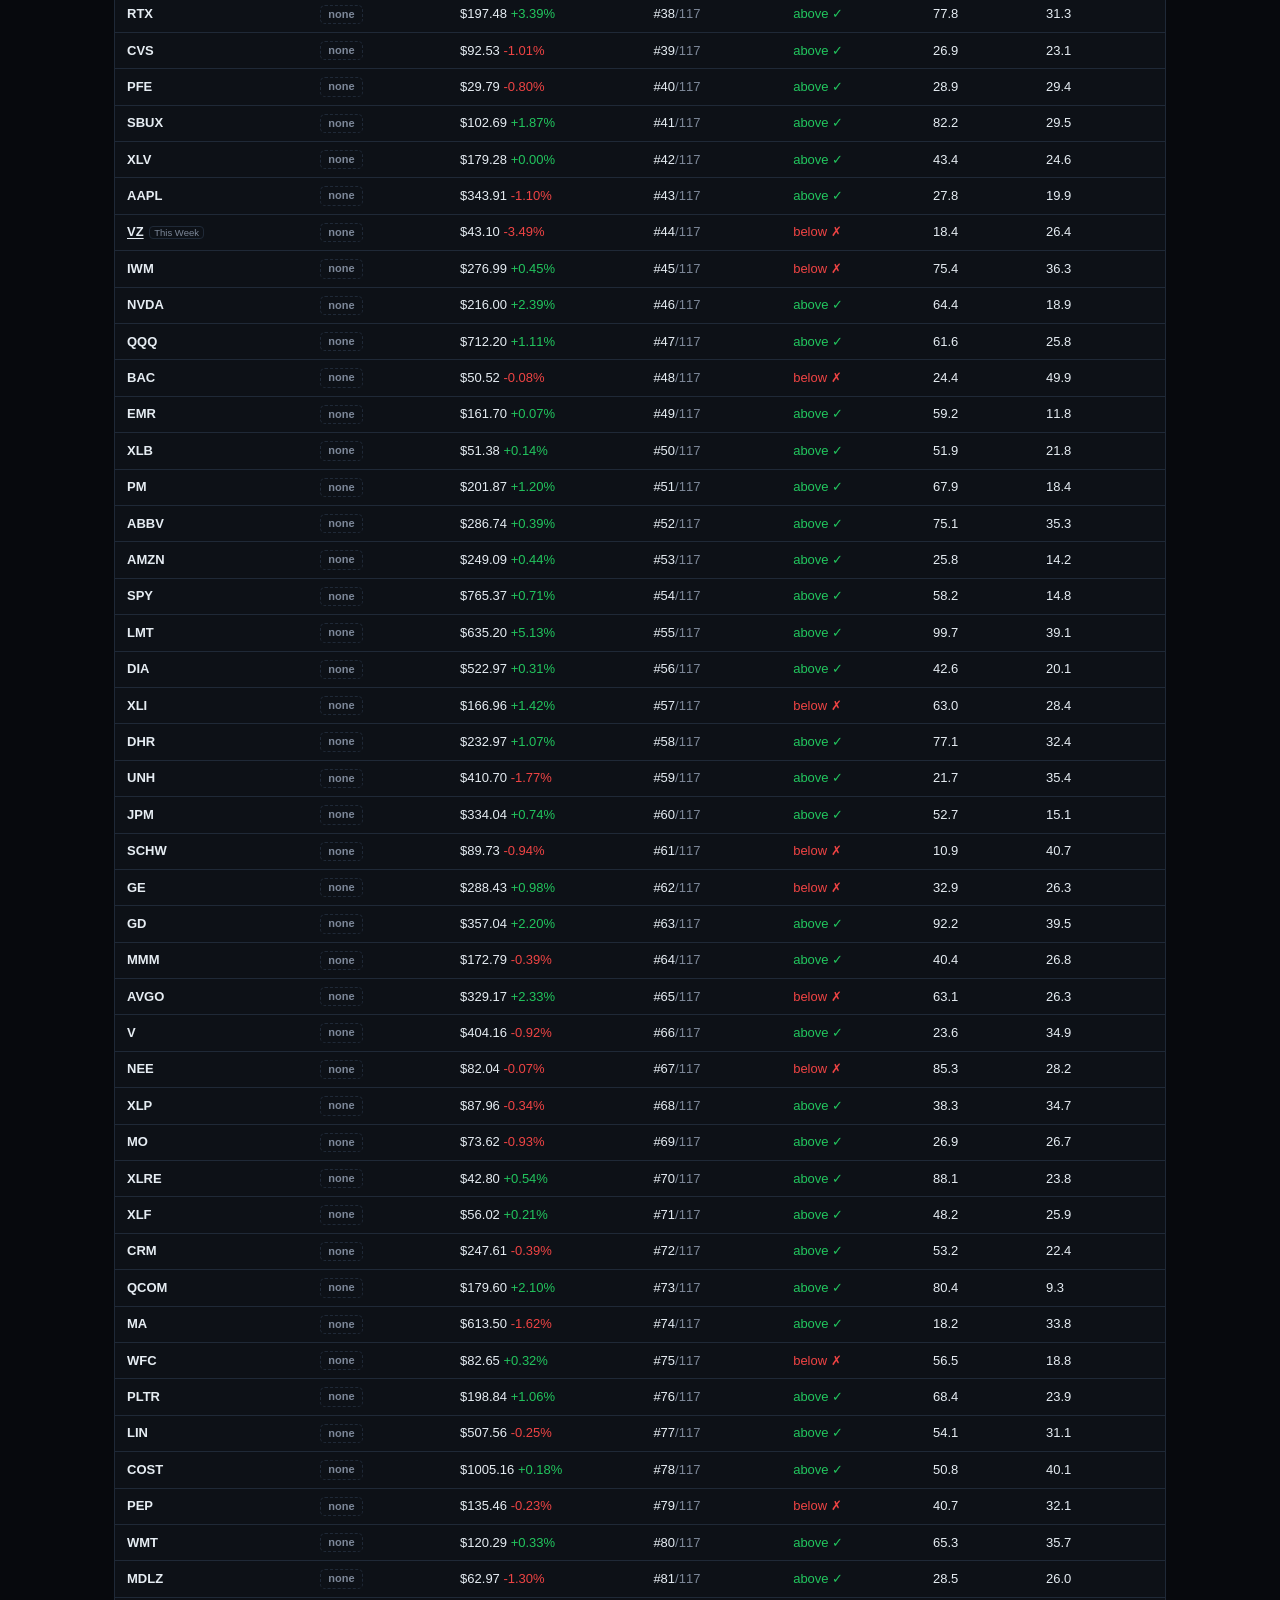
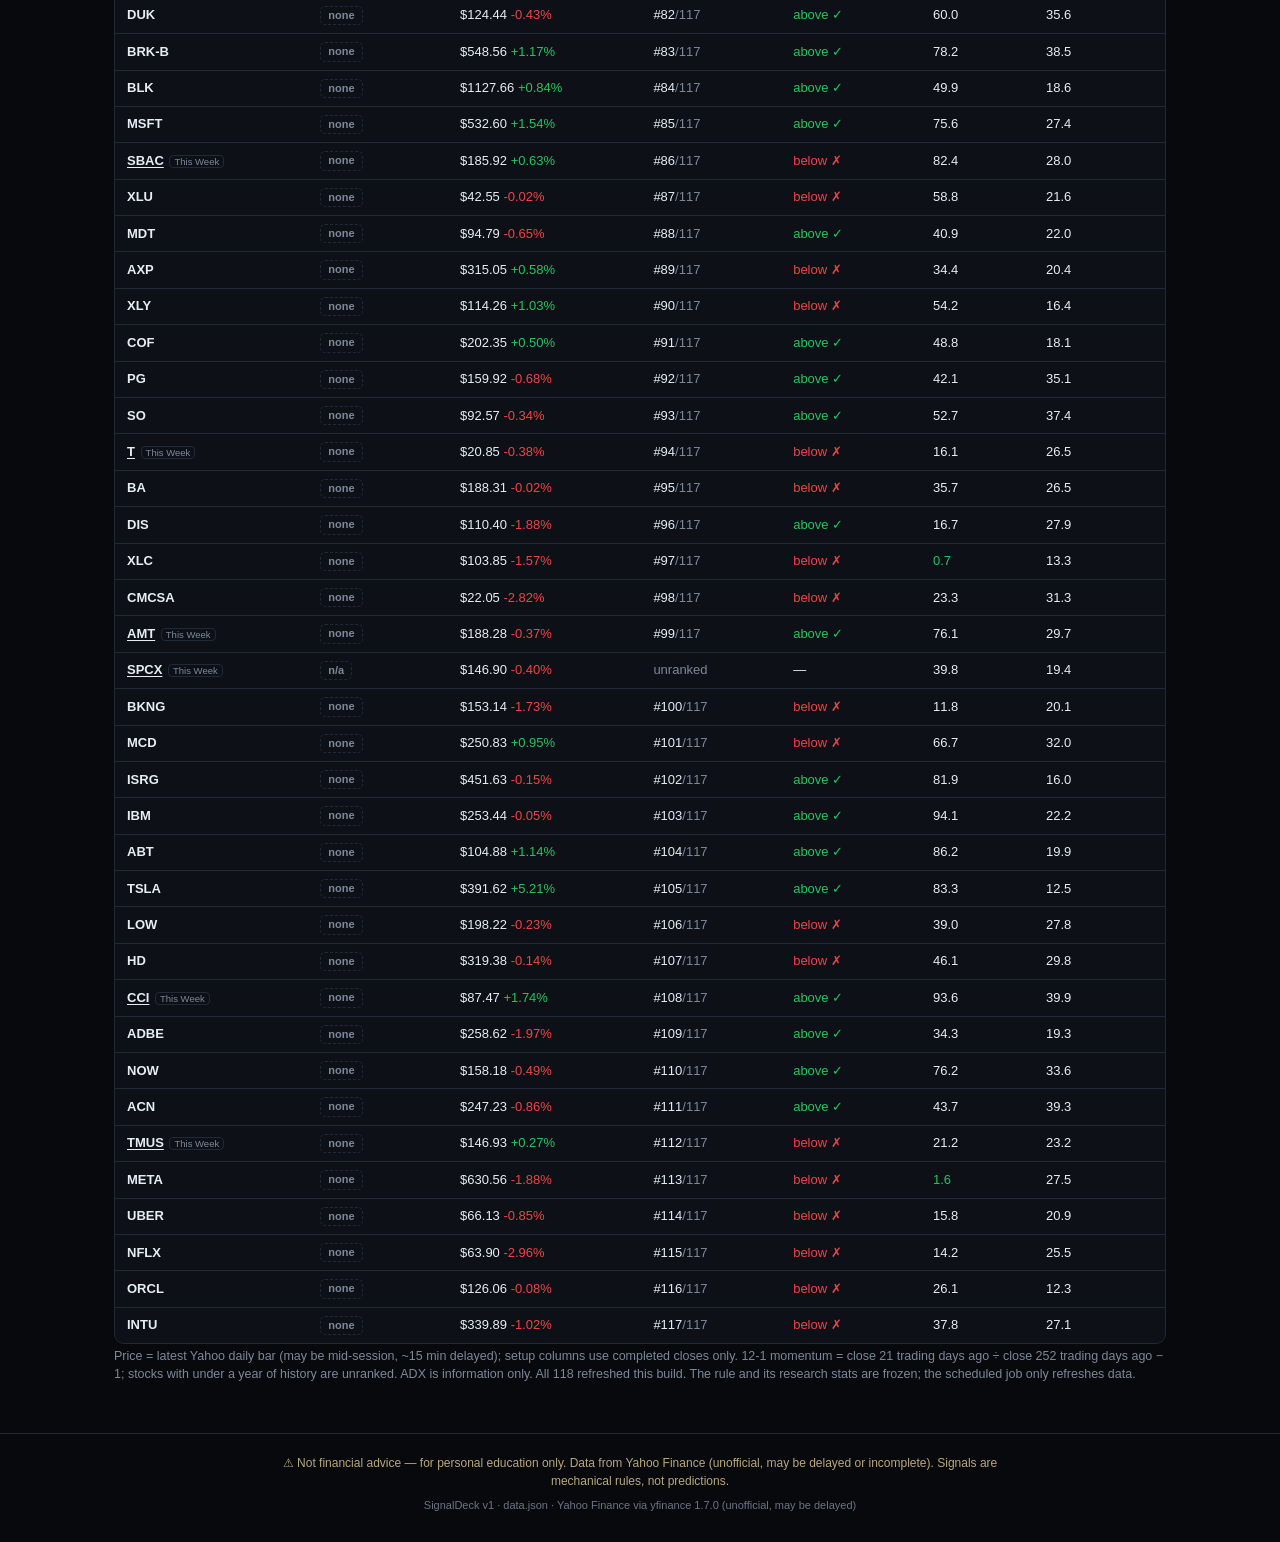
<file: site/scanner.html>
<!doctype html>
<html lang="en">
<head>
<meta charset="utf-8">
<meta name="viewport" content="width=device-width, initial-scale=1">
<title>SignalDeck · Scanner</title>
<link rel="stylesheet" href="style.css">
</head>
<body>
<header class="top">
  <div class="brand"><span class="logo">◆</span> SignalDeck</div>
  <nav><a href="./">Home</a><a href="scanner.html" class="on">Scanner</a><a href="./#how">How it works</a><a href="backtest.html">Backtest</a></nav>
  <div class="meta" id="meta">loading…</div>
</header>
<main class="bt scan">
  <section>
    <h2>Pullback scanner · all <span id="sc-n">—</span> stocks</h2>
    <p class="muted" id="sc-intro">Loading data.json…</p>
    <div class="sc-ctl"><input id="sc-q" type="search" placeholder="Find ticker" autocomplete="off" aria-label="Find ticker"><label><input type="checkbox" id="sc-fire"> Firing only</label><span class="muted" id="sc-count"></span></div>
    <div id="sc-list" class="sc-list"></div>
    <p class="muted" id="sc-notes"></p>
  </section>
</main>
<footer class="foot">
  <p class="disclaimer">⚠ Not financial advice — for personal education only. Data from Yahoo Finance (unofficial, may be delayed or incomplete). Signals are mechanical rules, not predictions.</p>
  <div class="foot-meta">SignalDeck v1 · data.json · <span id="src"></span></div>
</footer>
<script src="scanner.js"></script>
</body>
</html>
</file>
<file: site/style.css>
:root{--bg:#07090d;--card:#0d1117;--panel:#111722;--line:#1f2937;--muted:#7d8899;--text:#e6edf3;
--green:#22c55e;--red:#ef4444;--amber:#f5c542;--blue:#3b82f6;--neut:#9aa4b2}
*{box-sizing:border-box}
body{margin:0;background:var(--bg);color:var(--text);font:14px/1.4 -apple-system,BlinkMacSystemFont,"Segoe UI",Roboto,Inter,sans-serif}
a{color:var(--blue);text-decoration:none}
code{background:#161c26;padding:1px 5px;border-radius:4px}
.top{display:flex;align-items:center;gap:24px;padding:14px 24px;border-bottom:1px solid var(--line)}
.brand{font-weight:800;font-size:20px;letter-spacing:.3px}.logo{color:var(--blue)}
.top nav a{margin-right:16px;color:var(--muted)}.top nav a:hover{color:var(--text)}
.meta{margin-left:auto;color:var(--muted);font-size:12px;text-align:right}
.meta span{display:block}.meta .sep{display:none}
.cards{display:grid;grid-template-columns:repeat(auto-fill,minmax(860px,1fr));gap:20px;padding:20px 24px}
@media(max-width:900px){.cards{grid-template-columns:1fr}.card{grid-template-columns:1fr!important}}
.card{background:var(--card);border:1px solid var(--line);border-radius:14px;display:grid;grid-template-columns:1.15fr 1fr;gap:12px;padding:14px}
.l,.r{background:var(--panel);border:1px solid var(--line);border-radius:10px;padding:12px}
.hdr{display:flex;align-items:flex-start;gap:10px}
.badge{width:38px;height:38px;border-radius:9px;background:linear-gradient(135deg,#334155,#0f172a);display:grid;place-items:center;font-weight:800;font-size:13px;border:1px solid #475569}
.tk{font-size:22px;font-weight:800;line-height:1}.nm{color:var(--muted);font-size:11px;margin-top:3px}
.px{margin-left:auto;text-align:right}.px .p{font-size:22px;font-weight:700}
.chg{font-size:12px;font-weight:600}.up{color:var(--green)}.dn{color:var(--red)}
.ts{color:var(--muted);font-size:10.5px}
.stats{display:grid;grid-template-columns:repeat(5,1fr);gap:4px;margin:10px 0}
.stat{background:#0b0f16;border:1px solid var(--line);border-radius:6px;padding:4px 6px;text-align:center}
.stat b{display:block;font-size:9px;color:var(--muted);font-weight:600;letter-spacing:.4px}.stat span{font-size:11.5px}
.mid{display:grid;grid-template-columns:1fr 1fr;gap:12px}
.sig h4,.lv h4{margin:0 0 4px;font-size:11px;color:var(--muted);letter-spacing:.5px;font-weight:700}
.sig table{width:100%;border-collapse:collapse;font-size:12px}
.sig td{padding:2px 3px;white-space:nowrap}.sig h4{white-space:nowrap}.sig td:first-child{color:var(--muted)}
.sig tr.total td{border-top:1px solid var(--line);font-weight:700;padding-top:4px}
.sig tr.main td{background:rgba(148,163,184,.07)}
.adx{color:var(--muted);font-size:10px;text-align:right}
.call{color:var(--green);font-weight:700}.put{color:var(--red);font-weight:700}.neut{color:var(--neut);font-weight:700}
.lv{text-align:right}
.lv .k{font-size:10.5px;color:var(--muted);margin-top:4px}
.lv .v{font-weight:700;font-size:13px}.lv .v.big{font-size:20px}
.lv .entry{color:var(--green)}.lv .exit{color:var(--amber)}
.lv.short .entry{color:var(--red)}
.lv .ref{color:var(--muted);font-size:10px;margin-top:6px}
.trend{margin-top:10px;background:#0b0f16;border:1px solid var(--line);border-radius:9px;padding:10px}
.trend .t{text-align:center;font-weight:700;font-size:15px;padding-bottom:8px;border-bottom:1px solid var(--line)}
.trend .row{display:grid;grid-template-columns:1fr 1fr;gap:12px;padding-top:8px}
.lbl{font-size:10px;color:var(--blue);font-weight:700;letter-spacing:.4px}
.meter{height:7px;background:#1f2937;border-radius:4px;overflow:hidden;margin-top:5px}
.meter i{display:block;height:100%;border-radius:4px}
.qrow{display:flex;justify-content:space-between;align-items:baseline}
.sub{font-size:10px;color:var(--muted)}
.notes{margin-top:8px;font-size:10.5px;color:#c6a35b}
.r h4{margin:0;font-size:11px;color:var(--muted);letter-spacing:.6px}
.tabs{display:flex;gap:4px;margin:8px 0;flex-wrap:wrap}
.tabs button{background:#0b0f16;border:1px solid var(--line);color:var(--muted);border-radius:6px;padding:4px 10px;font-size:11px;font-weight:700;cursor:pointer}
.tabs button.on{background:#13284a;color:#9cc3ff;border-color:#2b4c7e}
.opt{border:1px solid var(--line);border-radius:9px;padding:8px 10px;margin-bottom:8px;background:#0b0f16}
.opt.c{border-left:3px solid var(--green)}.opt.p{border-left:3px solid var(--red)}
.opt .ty{font-size:10px;font-weight:800;letter-spacing:.5px}
.opt .s{font-size:20px;font-weight:800}
.opt .x{font-size:11px;color:var(--muted)}
.opt .q{font-size:11px;color:#c8d1dc;margin-top:2px}
.opt .best{float:right;font-size:9px;background:#13284a;color:#9cc3ff;border-radius:4px;padding:1px 5px}
.ogrid{display:grid;grid-template-columns:1fr 1fr;gap:8px}
.empty{color:var(--muted);font-size:12px;padding:16px;text-align:center;border:1px dashed var(--line);border-radius:8px}
.nodata{grid-column:1/-1;text-align:center;padding:40px;color:var(--muted);font-size:16px}
.how{max-width:980px;margin:10px auto 40px;padding:0 24px;color:#cdd5df}
.how h2{border-top:1px solid var(--line);padding-top:24px}.how h3{color:var(--text);margin-top:22px}
.rules{border-collapse:collapse;width:100%;font-size:13px}.rules td,.rules th{border:1px solid var(--line);padding:6px 8px;text-align:left}.rules th{background:var(--panel)}
.nfa-inline{color:#ffd77a;font-weight:700}
.foot{color:var(--muted);text-align:center;font-size:12px;padding:20px 16px 28px;border-top:1px solid var(--line)}
.foot .disclaimer{max-width:720px;margin:0 auto 8px;color:#b9a77a;font-size:12px;line-height:1.5}
.foot-meta{font-size:11px;opacity:.85}
@media(max-width:600px){
  .top{flex-wrap:wrap;gap:6px 18px;padding:12px 14px}
  .brand{font-size:19px}
  .top nav a{margin-right:14px}
  .meta{order:3;flex-basis:100%;margin-left:0;text-align:left;font-size:11px;line-height:1.35}
  .meta span{display:inline}.meta .sep{display:inline}
  .cards{padding:12px 10px;gap:14px}
  .card{padding:8px;gap:8px}
  .l,.r{padding:10px}
  .stats{gap:3px}.stat{padding:4px 2px}.stat b{font-size:8.5px;letter-spacing:.2px;white-space:nowrap}
  .mid{grid-template-columns:1fr;gap:10px}
  .lv{display:grid;grid-template-columns:auto 1fr;column-gap:10px;align-items:baseline;text-align:left;border-top:1px solid var(--line);padding-top:8px}
  .lv h4,.lv .ref{grid-column:1/-1}
  .lv .v{text-align:right}.lv .k{margin-top:5px}
  .ogrid{gap:6px}.opt{padding:7px 8px}.opt .s{font-size:18px}.opt .ty{font-size:9px;letter-spacing:.3px}.opt .best{font-size:8px;padding:1px 4px}
  .how{padding:0 14px}.rules{font-size:12px}
}
/* ---- backtest page ---- */
.top nav a.on{color:var(--text)}
.bt{max-width:1100px;margin:0 auto;padding:12px 24px 24px}
.bt section{margin:18px 0 26px}
.bt h2{font-size:18px;margin:0 0 8px}.bt h3{font-size:14px;margin:16px 0 6px;color:var(--text)}
.muted{color:var(--muted)}.bt p.muted{font-size:12.5px;margin:4px 0 8px}
.bt-sum{background:var(--card);border:1px solid var(--line);border-radius:12px;padding:14px 16px}
.bt-sum .lead{font-size:15px;font-weight:600}.bt-sum li{margin:4px 0;color:#cdd5df}.bt-sum p{color:#cdd5df}
.bt-sum .warn{color:#ffd77a;font-weight:600;font-size:13px}
.tablewrap{overflow-x:auto;-webkit-overflow-scrolling:touch;border:1px solid var(--line);border-radius:10px}
.bt-t{border-collapse:collapse;width:100%;font-size:13px;background:var(--card)}
.bt-t th,.bt-t td{padding:7px 9px;border-bottom:1px solid var(--line);text-align:left;vertical-align:top;white-space:nowrap}
.bt-t th{background:var(--panel);font-size:11px;color:var(--muted);font-weight:700;letter-spacing:.3px}
.bt-t th span{font-weight:500;font-size:10px}
.bt-t .tkc{font-weight:800;position:sticky;left:0;background:var(--card);z-index:1}
.bt-t .n{font-size:10.5px;color:var(--muted);margin-top:2px}
.few{display:inline-block;font-size:9.5px;font-weight:700;color:#f5c542;background:#3a2a05;border-radius:4px;padding:0 4px;margin-left:2px}
.sig-good{color:var(--green);font-weight:700}.sig-bad{color:var(--red);font-weight:700}
.skipped{font-size:12.5px;color:#cdd5df}.skipped li{margin:4px 0}
.bt .how{padding:0;max-width:none}
.bt .how li{margin:6px 0;font-size:13px}
@media(max-width:600px){
  .bt{padding:8px 10px 18px}.bt h2{font-size:16px}
  .bt-t{font-size:12px}.bt-t th,.bt-t td{padding:6px 7px}
  .bt-sum{padding:12px}.bt-sum .lead{font-size:14px}
}
.tkc .few{display:block;width:max-content;margin:3px 0 0}
/* trend-state footnote + Pullback setup */
.sig .sub{margin:-2px 0 3px}
.sig-oos{font-size:10px;color:var(--muted);margin-top:5px;line-height:1.35;white-space:normal}
.setup{border-radius:8px;margin:0 0 10px;font-size:11.5px}
.setup.off{color:var(--muted);border:1px dashed var(--line);padding:6px 8px}
.setup.on{border:1px solid #15803d;background:rgba(34,197,94,.07);padding:8px 10px}
.setup .sh{display:flex;flex-wrap:wrap;gap:8px;align-items:center;margin-bottom:4px}
.sbadge{background:var(--green);color:#04120a;font-weight:800;font-size:11px;letter-spacing:.4px;border-radius:5px;padding:2px 7px}
.setup .why{margin:2px 0}
.setup .st{border-collapse:collapse;width:100%;margin:6px 0;font-size:11px}
.setup .st th,.setup .st td{padding:3px 5px;border-bottom:1px solid var(--line);text-align:left;white-space:nowrap}
.setup .st th{color:var(--muted);font-weight:700;font-size:10px}
.setup .st tr.me td{background:rgba(34,197,94,.10)}
.setup .own{margin:4px 0}.setup .own div{margin-left:8px}
.setup .warnline{color:#f5c542;font-size:10.5px;margin-top:4px}
.bt-t td.ok{color:var(--green);font-weight:700}.bt-t td.no{color:var(--red)}
.note-box{border:1px solid #6b5313;background:#1c1606;color:#f5d77a;border-radius:8px;padding:8px 12px;font-size:12.5px;margin:6px 0 10px}
/* round-3 rows */
.sig td.st2{white-space:normal;line-height:1.2}.sig .since{font-size:9.5px;color:var(--muted);font-weight:400}
/* scanner */
.sc-list{border:1px solid var(--line);border-radius:10px;overflow:hidden;background:var(--card);font-size:13px}
.srow{display:grid;grid-template-columns:1.4fr 1fr 1.4fr 1fr 1fr .8fr .8fr;gap:6px;align-items:center;padding:8px 12px;border-bottom:1px solid var(--line)}
.srow:last-child{border-bottom:0}.srow.sh{background:var(--panel);font-size:11px;color:var(--muted);font-weight:700}
.srow.fire{background:rgba(34,197,94,.08)}.srow .lab{display:none}
.srow a{color:var(--text);text-decoration:underline;text-underline-offset:2px}
.srow .dash{font-size:9.5px;color:var(--muted);border:1px solid var(--line);border-radius:4px;padding:0 4px;margin-left:2px}
.pill{display:inline-block;font-size:11px;font-weight:800;border-radius:5px;padding:1px 7px}
.pill.ga{background:var(--green);color:#04120a}.pill.gb{border:1px solid var(--green);color:var(--green)}
.pill.none,.pill.na{color:var(--muted);border:1px dashed var(--line);font-weight:600}
.c-m{display:contents}
@media(max-width:600px){
  .srow{grid-template-columns:1fr auto;gap:3px 8px;padding:9px 10px}
  .srow.sh{display:none}.srow .lab{display:inline;color:var(--muted);font-size:11px}
  .c-st{justify-self:end}.c-px{grid-column:1/-1;font-size:12.5px}
  .c-m{display:flex;flex-wrap:wrap;gap:2px 12px;grid-column:1/-1;font-size:12px}
}
/* ---- home page (mobile first) ---- */
.strip{display:flex;flex-wrap:wrap;gap:6px;padding:10px 24px 0;max-width:1180px;margin:0 auto}
.chip{display:inline-flex;align-items:center;gap:6px;background:var(--panel);border:1px solid var(--line);border-radius:999px;padding:4px 10px;font-size:12px;color:#cdd5df}
a.chip{color:#cdd5df}a.chip:hover{border-color:#334155}
.chip.warn{border-color:#6b5313;background:#1c1606;color:#f5d77a}
.chip.fire.on{border-color:#15803d;background:rgba(34,197,94,.10);color:#bbf7d0}
.chip.mk i{width:8px;height:8px;border-radius:50%;background:var(--neut);display:inline-block}
.chip.mk.open i{background:var(--green);box-shadow:0 0 6px var(--green)}.chip.mk.pre i,.chip.mk.after i{background:var(--amber)}.chip.mk.closed i{background:var(--red)}
.controls{display:flex;flex-wrap:wrap;align-items:center;justify-content:space-between;gap:8px;padding:10px 24px 0;max-width:1180px;margin:0 auto}
.filters{display:flex;gap:4px;flex-wrap:wrap}
.filters button{background:#0b0f16;border:1px solid var(--line);color:var(--muted);border-radius:8px;padding:6px 11px;font-size:12.5px;font-weight:700;cursor:pointer}
.filters button.on{background:#13284a;color:#9cc3ff;border-color:#2b4c7e}
.filters .cnt{font-weight:600;opacity:.75}
.sort{font-size:12px;color:var(--muted)}.sort select{background:#0b0f16;color:var(--text);border:1px solid var(--line);border-radius:8px;padding:5px 8px;font-size:12.5px;margin-left:4px}
.home{max-width:1180px;margin:0 auto;padding:4px 24px 10px}
.hsec{margin:16px 0 8px}
.hsec h2{font-size:16px;margin:0 0 2px;display:flex;align-items:center;gap:8px}
.hsec h2 .cnt{font-size:11px;color:var(--muted);background:var(--panel);border:1px solid var(--line);border-radius:999px;padding:0 7px;font-weight:700}
.secnote{color:var(--muted);font-size:12px;margin:2px 0 8px;line-height:1.4}
.hlist{border:1px solid var(--line);border-radius:12px;overflow:hidden;background:var(--card)}
.hrow{border-bottom:1px solid var(--line)}.hrow:last-child{border-bottom:0}
.hrow.fire>.hbtn{background:rgba(34,197,94,.07)}
.hbtn{all:unset;box-sizing:border-box;display:block;width:100%;padding:10px 40px 10px 14px;cursor:pointer;position:relative}
.hbtn:hover{background:rgba(148,163,184,.05)}.hbtn:focus-visible{outline:2px solid var(--blue);outline-offset:-2px}
.chev{position:absolute;right:14px;top:50%;transform:translateY(-50%);color:var(--muted);font-size:13px;transition:transform .15s}
.hrow.open .chev{transform:translateY(-50%) rotate(90deg)}
.hl1{display:flex;align-items:baseline;gap:8px;min-width:0}
.htk{font-weight:800;font-size:16px}.hnm{color:var(--muted);font-size:11.5px;white-space:nowrap;overflow:hidden;text-overflow:ellipsis;min-width:0;flex:1}
.hpx{margin-left:auto;font-weight:700;font-size:14px;white-space:nowrap}.hpx span{font-size:12px;font-weight:600}
.hl2{display:flex;flex-wrap:wrap;gap:3px 14px;align-items:center;margin-top:5px;font-size:12px;color:#cdd5df}
.hl2 .lab{color:var(--muted);font-size:11px}
.hrow .dash{font-size:9.5px;color:var(--muted);border:1px solid var(--line);border-radius:4px;padding:0 4px}
.hbody{padding:0 10px 12px;background:#0a0d13}.hbody .card{margin-top:2px}
.hempty{padding:14px;color:var(--muted);font-size:13px}
.more{margin:8px 2px 0;font-size:12.5px}
.stalebar{grid-column:1/-1;border:1px solid #6b5313;background:#1c1606;color:#f5d77a;border-radius:8px;padding:6px 10px;font-size:12px}
@media(min-width:901px){
  .hbtn{display:grid;grid-template-columns:minmax(280px,1.2fr) 2fr;align-items:center;gap:14px}
  .hl2{margin-top:0}
}
@media(max-width:600px){
  .strip,.controls{padding-left:10px;padding-right:10px}
  .home{padding:2px 10px 8px}
  .chip{font-size:11.5px;padding:4px 9px}
  .hbtn{padding:10px 32px 10px 11px}.chev{right:11px}
  .hl2{gap:3px 11px;font-size:11.5px}
  .hbody{padding:0 4px 8px}
  .filters button{padding:6px 9px;font-size:12px}
}
.hbody .card{min-width:0;max-width:100%}.hbody .card>*{min-width:0}
@media(max-width:900px){.hbody .card{grid-template-columns:minmax(0,1fr)!important}}
details.prereg{margin:10px 0;font-size:12.5px}details.prereg summary{cursor:pointer;color:var(--blue)}
details.prereg pre{white-space:pre-wrap;background:#0b0f16;border:1px solid var(--line);border-radius:8px;padding:10px;font-size:11.5px;color:#cdd5df;max-height:420px;overflow:auto}
.sc-ctl{display:flex;gap:12px;align-items:center;flex-wrap:wrap;margin:8px 0;font-size:12.5px}
.sc-ctl input[type=search]{background:#0b0f16;border:1px solid var(--line);color:var(--text);border-radius:8px;padding:6px 10px;font-size:13px;width:140px}
.dash.lead{color:#9cc3ff;border-color:#2b4c7e}
.chip{display:inline-block;border-radius:12px;line-height:1.45}.chip.mk i{margin-right:6px;vertical-align:1px}
.setup .st th{white-space:normal;vertical-align:bottom;line-height:1.25}
.setup .st td:first-child{white-space:normal;min-width:90px}
@media(max-width:600px){.setup .st{font-size:10.5px}.setup .st th,.setup .st td{padding:3px 3px}.setup .st td{white-space:normal}.setup .st td:first-child{min-width:70px}}
</file>
